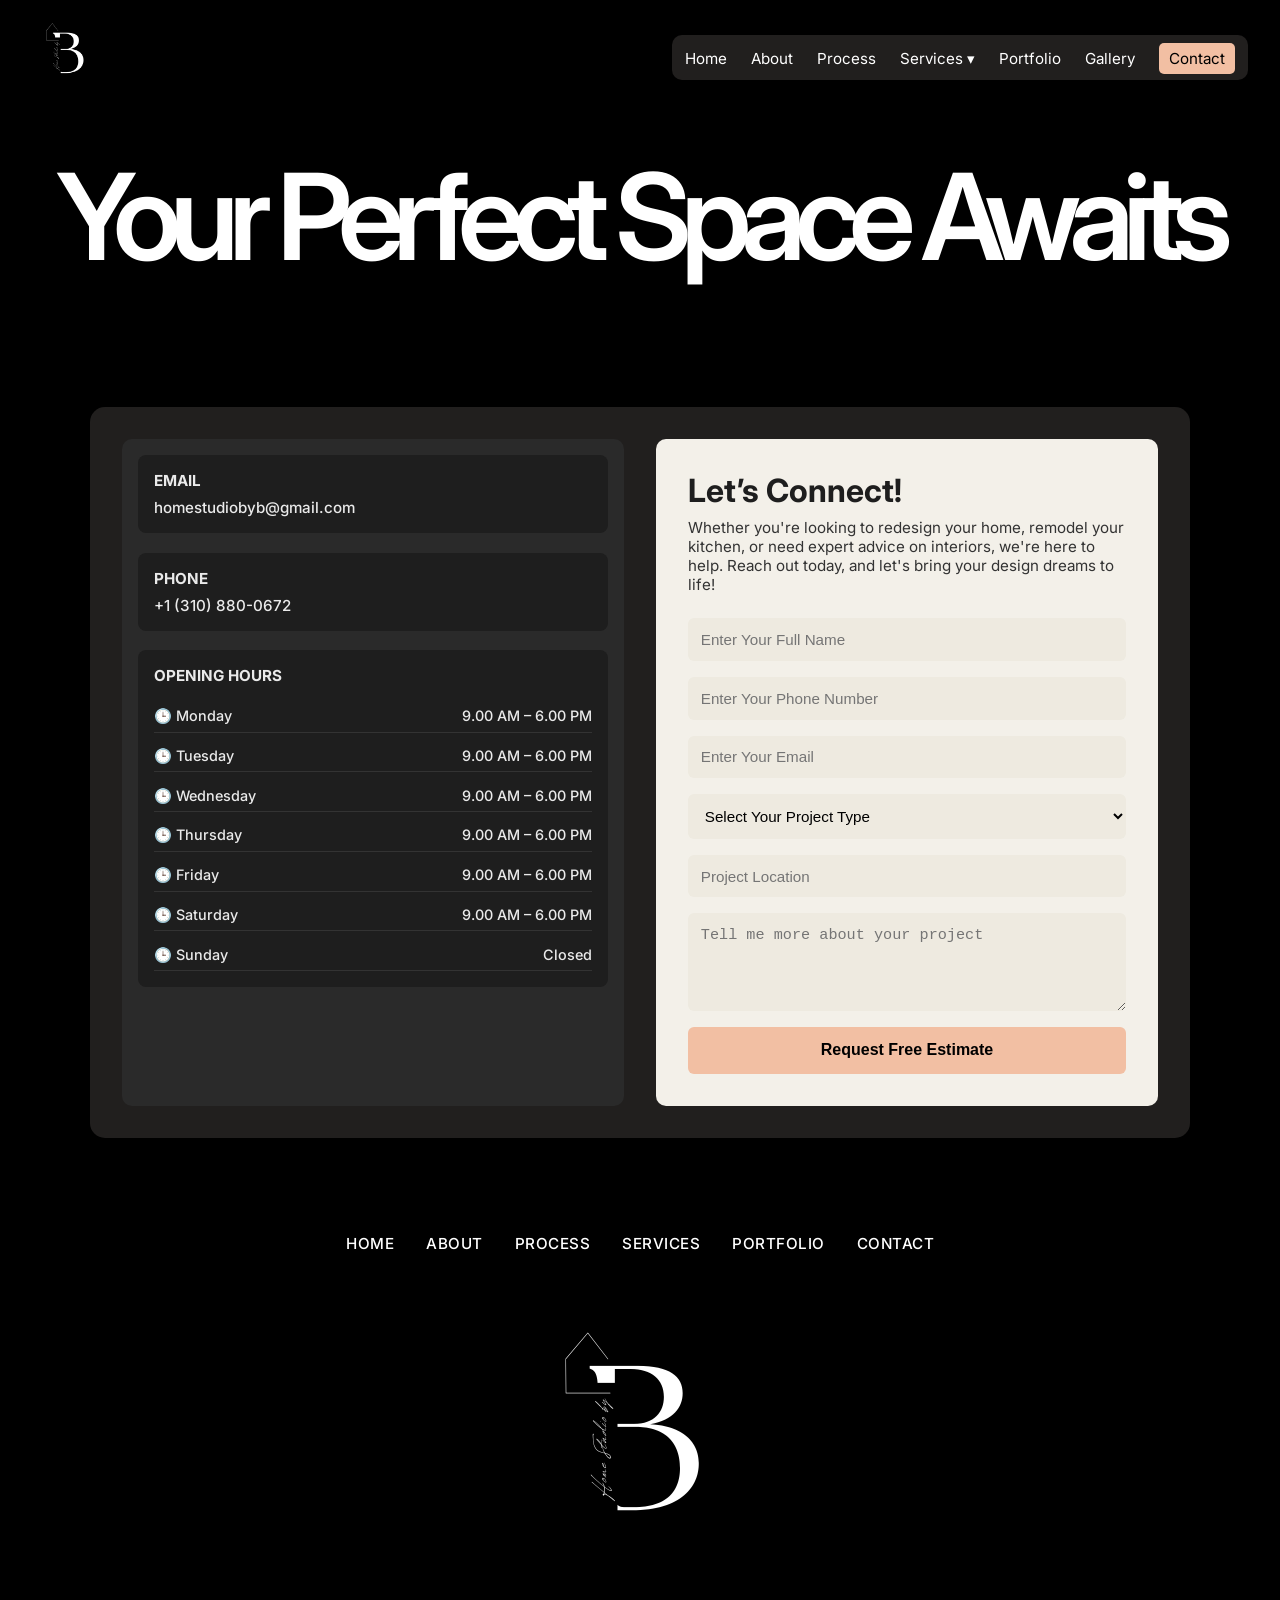
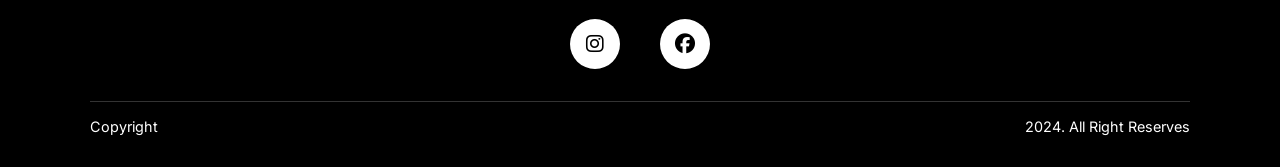
<file: contact.html>
<!DOCTYPE html>
<html lang="en">
<head>
  <meta charset="UTF-8" />
  <meta name="viewport" content="width=device-width, initial-scale=1.0"/>
  <title>Contact | Home Studio by B</title>
  <link href="https://fonts.googleapis.com/css2?family=Inter:wght@400;600;700&display=swap" rel="stylesheet">
  <link rel="stylesheet" href="https://cdnjs.cloudflare.com/ajax/libs/font-awesome/6.5.0/css/all.min.css">
<link rel="stylesheet" href="./style.css">

  
  
</head>
<body>

  <header class="navbar">
    <div class="logo">
      <img src="./fologo.png" alt="Logo">
    </div>
  
    <div class="hamburger" id="hamburger">
      <span></span>
      <span></span>
      <span></span>
    </div>
  
    <ul class="nav-links" id="navMenu">
      <li><a href="./index.html">Home</a></li>
      <li><a href="./about.html">About</a></li>
      <li><a href="./process.html">Process</a></li>
  
      <!-- Services dropdown -->
      <li class="dropdown">
        <a href="./services1.html">Services ▾</a>
        <ul class="dropdown-menu">
          <li><a href="./services1.html">Design Consultation</a></li>
          <li><a href="./services2.html">Design and Build</a></li>
          <li><a href="./services3.html">Interior Decoration and Room Refresh</a></li>
        </ul>
      </li>
  
      <li><a href="./projects.html">Portfolio</a></li>
      <li><a href="./gallery.html">Gallery</a></li>
      <li><a href="./contact.html">Contact</a></li>
    </ul>
  </header>
  

  <section class="projects-page">
    <h1>Your Perfect Space Awaits</h1>
  </section>


<section class="contact-container">
    <div class="contact-info">
      <div class="info-box"><strong>EMAIL</strong><span>homestudiobyb@gmail.com</span></div>
      <div class="info-box"><strong>PHONE</strong><span>+1 (310) 880-0672</span></div>
      <div class="info-box hours">
        <strong>OPENING HOURS</strong>
        <ul>
          <li><span>🕒 Monday</span><span>9.00 AM – 6.00 PM</span></li>
          <li><span>🕒 Tuesday</span><span>9.00 AM – 6.00 PM</span></li>
          <li><span>🕒 Wednesday</span><span>9.00 AM – 6.00 PM</span></li>
          <li><span>🕒 Thursday</span><span>9.00 AM – 6.00 PM</span></li>
          <li><span>🕒 Friday</span><span>9.00 AM – 6.00 PM</span></li>
          <li><span>🕒 Saturday</span><span>9.00 AM – 6.00 PM</span></li>
          <li><span>🕒 Sunday</span><span>Closed</span></li>
        </ul>
      </div>
    </div>
    
    <div class="contact-form">
      <h2>Let’s Connect!</h2>
      <p>Whether you're looking to redesign your home, remodel your kitchen, or need expert advice on interiors, we're here to help. Reach out today, and let's bring your design dreams to life!</p>
      
      <form>
        <div class="row">
          <input type="text" placeholder="Enter Your Full Name" required>
          <input type="tel" placeholder="Enter Your Phone Number" required>
        </div>
        <input type="email" placeholder="Enter Your Email" required>
        <select required>
          <option disabled selected>Select Your Project Type</option>
          <option>Interior Design</option>
          <option>Kitchen Remodel</option>
          <option>Full Home Revamp</option>
        </select>
        <input type="text" placeholder="Project Location" required>
        <textarea rows="4" placeholder="Tell me more about your project"></textarea>
        <button type="submit">Request Free Estimate</button>
      </form>
    </div>
    </section>
    <!-- footer -->
    <footer class="site-footer">
    <nav class="footer-nav">
      <a href="./index.html">HOME</a>
      <a href="./about.html">ABOUT</a>
      <a href="./process.html">PROCESS</a>
      <a href="./services1.html">SERVICES</a>
      <a href="./gallery.html">PORTFOLIO</a>
      <a href="./contact.html">CONTACT</a>
    </nav>
    
    <div class="footer-logo">
      <img src="./fologo.png" alt="Home Studio by B" />
    </div>
    
    
    <div class="social-icons">
      <a href="https://www.instagram.com/homestudiobyb?igsh=MWhmaG5pa3R3bHUybQ%3D%3D&utm_source=qr" target="_blank"><i class="fa-brands fa-instagram"></i></a>
      <a href="https://www.facebook.com/profile.php?id=100093190297644&mibextid=LQQJ4d" target="_blank"><i class="fa-brands fa-facebook"></i></a>
    </div>
    
    <div class="footer-bottom">
      <span>Copyright</span>
      <span>2024. All Right Reserves</span>
    </div>
    </footer>

  
  
<script src="./script.js"></script>
</body>
</html>
</file>
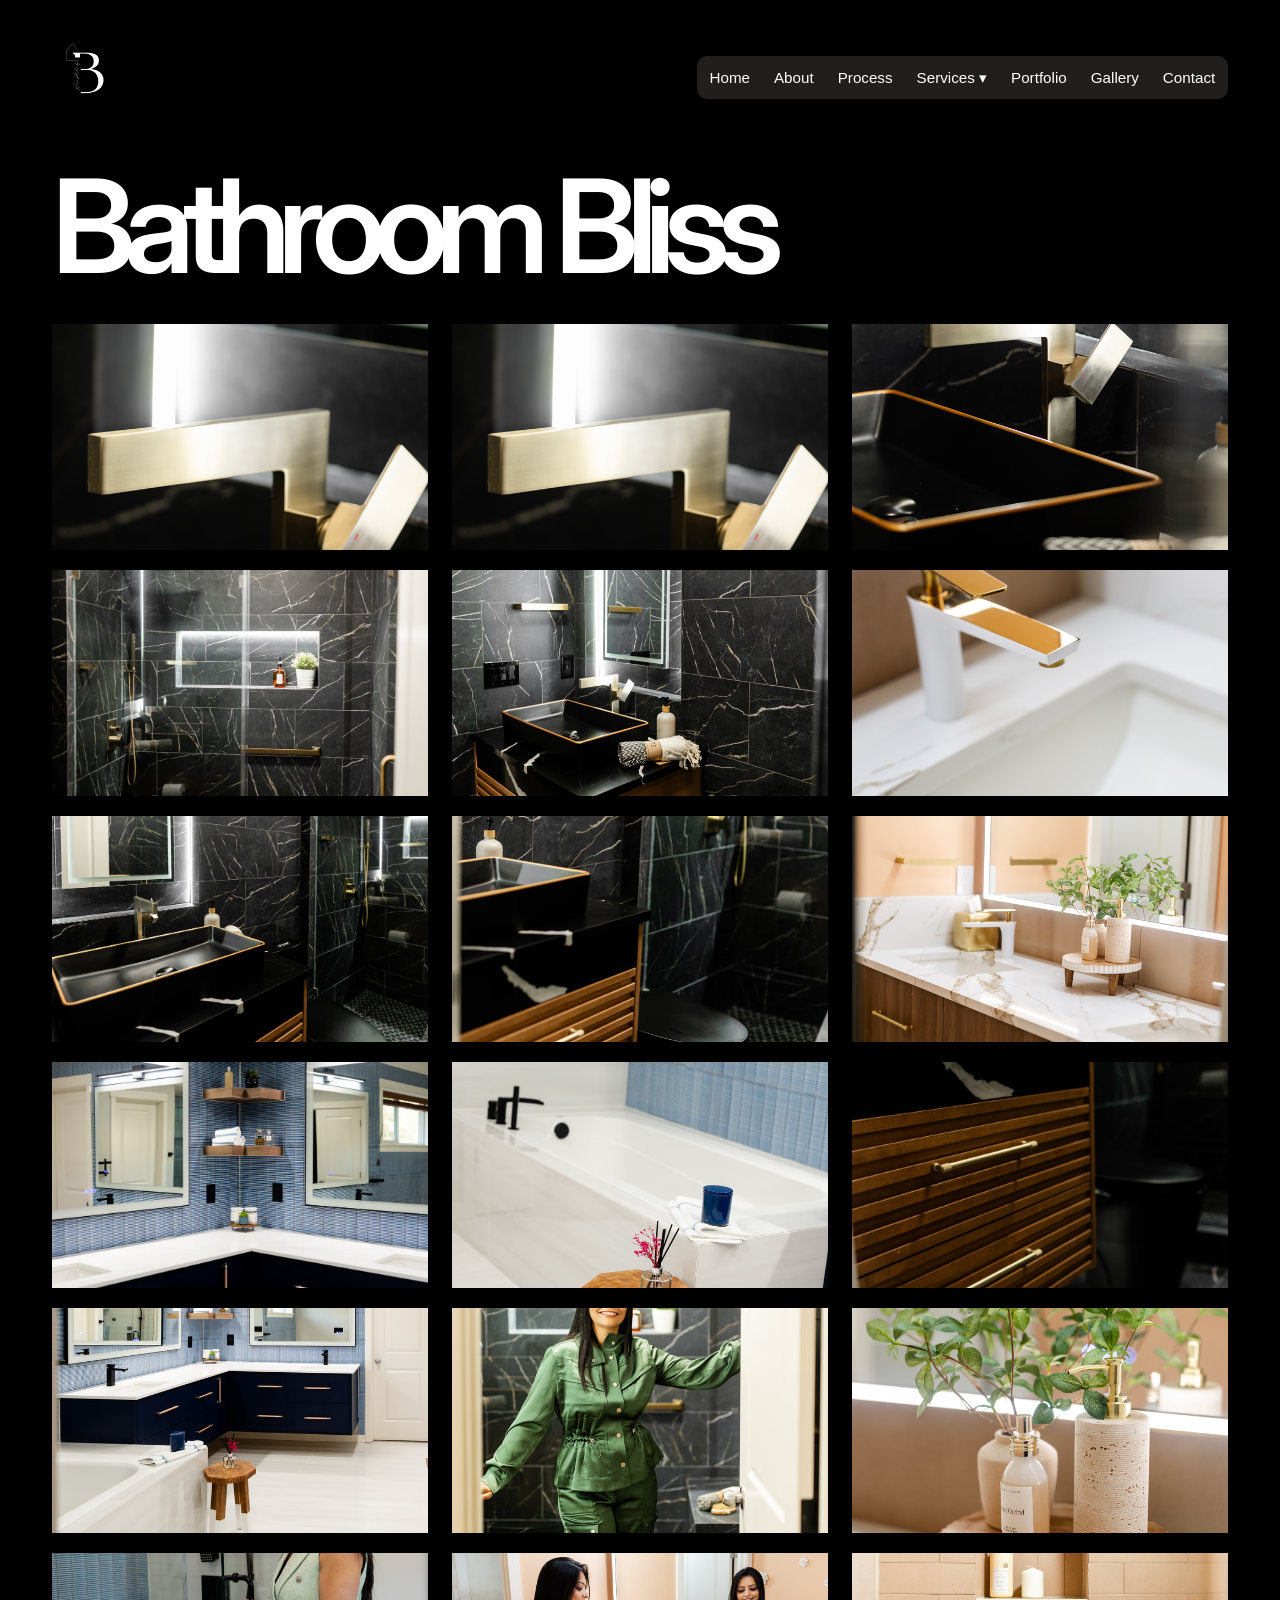
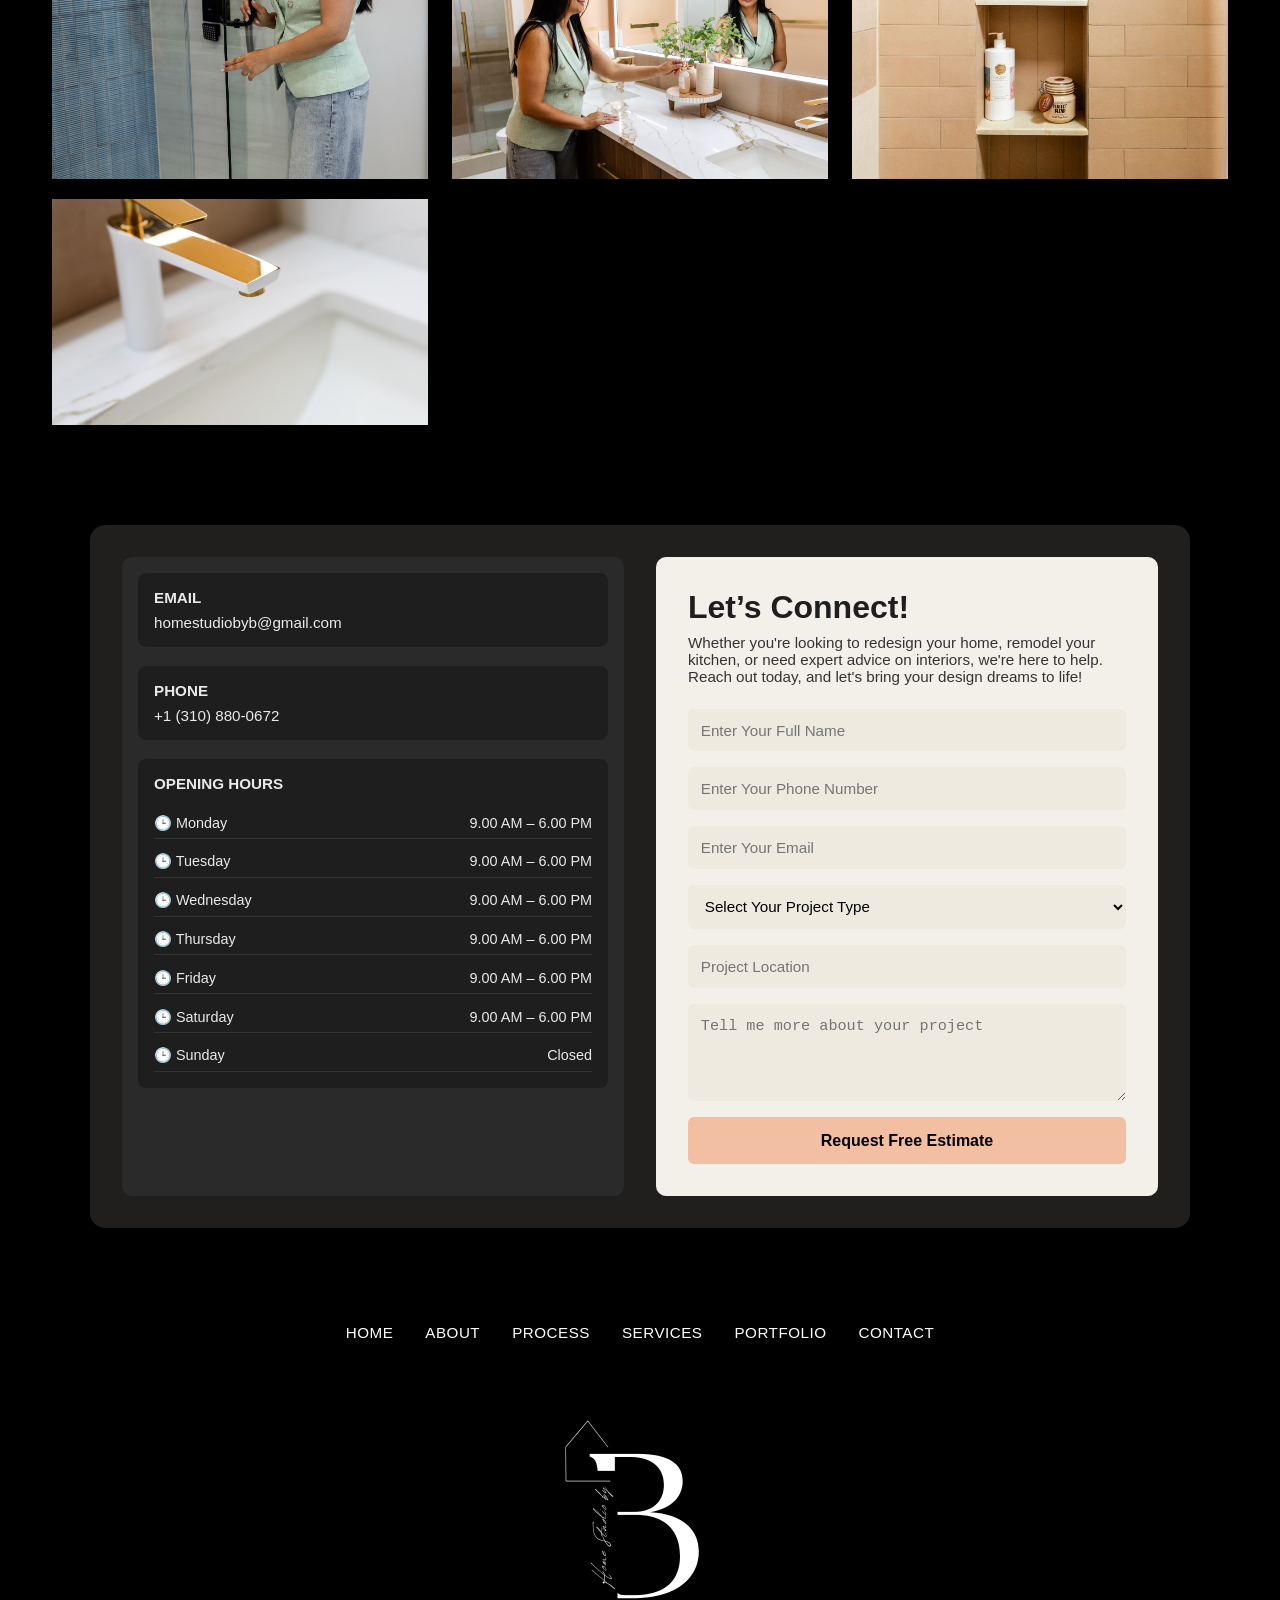
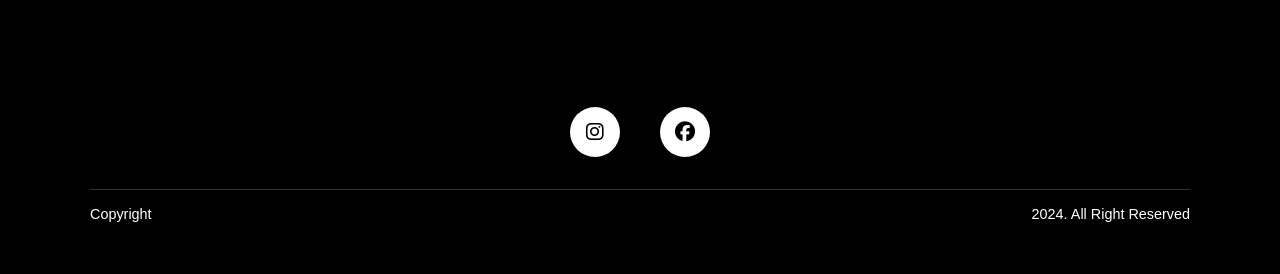
<file: gallery1.html>
<!DOCTYPE html>
<html lang="en">
<head>
  <meta charset="UTF-8" />
  <meta name="viewport" content="width=device-width, initial-scale=1.0"/>
  <title>Contact | Home Studio by B</title>
  <link href="https://fonts.googleapis.com/css2?family=Inter:wght@400;600;700&display=swap" rel="stylesheet">
  <link rel="stylesheet" href="https://cdnjs.cloudflare.com/ajax/libs/font-awesome/6.5.0/css/all.min.css">
  <link rel="stylesheet" href="./style.css">
  <script src="https://code.jquery.com/jquery-3.6.0.min.js"></script>

  <style>
    * {
      box-sizing: border-box;
    }

    body {
      font-family: Arial, sans-serif;
      margin: 20px;
    }

    #gallery {
      list-style: none;
      display: flex;
      flex-wrap: wrap;
      justify-content: space-between;
      margin: 0;
      padding: 0;
    }

    .lightboximg {
      width: 32%;
      margin-bottom: 20px;
      display: flex;
    }

    .lightboximg a {
      width: 100%;
      height: 0;
      padding-top: 60%;
      background-position: center;
      background-repeat: no-repeat;
      background-size: cover;
      display: block;
    }

    .noverlay {
      position: fixed;
      top: 0; bottom: 0; left: 0; right: 0;
      z-index: 1000;
      background: rgba(0, 0, 0, 0.75);
    }

    .noverlay .content {
      position: fixed;
      top: 0;
      left: 0;
      width: 100vw;
      height: 100vh;
      display: flex;
      justify-content: center;
      align-items: center;
      pointer-events: none;
    }

    .noverlay .content img {
      max-width: 90vw;
      max-height: 90vh;
      border-radius: 10px;
      pointer-events: auto;
    }

    .noverlay button {
      position: absolute;
      border: 0;
      background: #fff;
      font-size: 20px;
      padding: 10px;
      cursor: pointer;
      z-index: 1001;
    }

    #close {
      top: 10px;
      right: 10px;
    }

    .lightnav {
      top: 50%;
      transform: translateY(-50%);
    }

    .prev {
      left: 10px;
    }

    .next {
      right: 10px;
    }

    @media (max-width: 768px) {
      .lightboximg {
        width: 100%;
      }
    }
  </style>
</head>

<body>

  <!-- Header -->
  <header class="navbar">
    <div class="logo">
      <img src="./fologo.png" alt="Logo">
    </div>

    <div class="hamburger" id="hamburger">
      <span></span><span></span><span></span>
    </div>

    <ul class="nav-links" id="navMenu">
      <li><a href="./index.html">Home</a></li>
      <li><a href="./about.html">About</a></li>
      <li><a href="./process.html">Process</a></li>
      <li class="dropdown">
        <a href="./services1.html">Services ▾</a>
        <ul class="dropdown-menu">
          <li><a href="./services1.html">Design Consultation</a></li>
          <li><a href="./services2.html">Design and Build</a></li>
          <li><a href="./services3.html">Interior Decoration and Room Refresh</a></li>
        </ul>
      </li>
      <li><a href="./projects.html">Portfolio</a></li>
      <li><a href="./gallery.html">Gallery</a></li>
      <li><a href="./contact.html">Contact</a></li>
    </ul>
  </header>

  <!-- Gallery -->
  <section>
    <section class="gshowcase-section">
        <h2>Bathroom Bliss
        </h2>
    <ul id="gallery">
      <li class="lightboximg">
        <a href="./images/g1.avif" style="background-image:url('./images/g1.avif')"></a>
      </li>
      <li class="lightboximg">
        <a href="./images/g2.avif" style="background-image:url('./images/g2.avif')"></a>
      </li>
      <li class="lightboximg">
        <a href="./images/g3.avif" style="background-image:url('./images/g3.avif')"></a>
      </li>
      <li class="lightboximg">
        <a href="./images/g4.avif" style="background-image:url('./images/g4.avif')"></a>
      </li>
      
        <li class="lightboximg">
          <a href="./images/g5.avif" style="background-image:url('./images/g5.avif')"></a>
        </li>
        <li class="lightboximg">
          <a href="./images/g6.avif" style="background-image:url('./images/g6.avif')"></a>
        </li>
        <li class="lightboximg">
          <a href="./images/g7.avif" style="background-image:url('./images/g7.avif')"></a>
        </li>
        <li class="lightboximg">
          <a href="./images/g8.avif" style="background-image:url('./images/g8.avif')"></a>
        </li>
        <li class="lightboximg">
          <a href="./images/g9.avif" style="background-image:url('./images/g9.avif')"></a>
        </li>
        <li class="lightboximg">
          <a href="./images/g10.avif" style="background-image:url('./images/g10.avif')"></a>
        </li>
        <li class="lightboximg">
          <a href="./images/g11.avif" style="background-image:url('./images/g11.avif')"></a>
        </li>
       
        <li class="lightboximg">
          <a href="./images/g13.avif" style="background-image:url('./images/g13.avif')"></a>
        </li>
        <li class="lightboximg">
          <a href="./images/g14.avif" style="background-image:url('./images/g14.avif')"></a>
        </li>
        <li class="lightboximg">
          <a href="./images/g15.avif" style="background-image:url('./images/g15.avif')"></a>
        </li>
       
        <li class="lightboximg">
          <a href="./images/g17.avif" style="background-image:url('./images/g17.avif')"></a>
        </li>
        <li class="lightboximg">
          <a href="./images/g18.avif" style="background-image:url('./images/g18.avif')"></a>
        </li>
        <li class="lightboximg">
          <a href="./images/g19.avif" style="background-image:url('./images/g19.avif')"></a>
        </li>
        <li class="lightboximg">
          <a href="./images/g20.avif" style="background-image:url('./images/g20.avif')"></a>
        </li>
        <li class="lightboximg">
          <a href="./images/g21.avif" style="background-image:url('./images/g21.avif')"></a>
        </li>
    
      
    </ul>
  </section>
  </section>


  <!-- Contact Section -->
  <section class="contact-container">
    <div class="contact-info">
      <div class="info-box"><strong>EMAIL</strong><span>homestudiobyb@gmail.com</span></div>
      <div class="info-box"><strong>PHONE</strong><span>+1 (310) 880-0672</span></div>
      <div class="info-box hours">
        <strong>OPENING HOURS</strong>
        <ul>
          <li><span>🕒 Monday</span><span>9.00 AM – 6.00 PM</span></li>
          <li><span>🕒 Tuesday</span><span>9.00 AM – 6.00 PM</span></li>
          <li><span>🕒 Wednesday</span><span>9.00 AM – 6.00 PM</span></li>
          <li><span>🕒 Thursday</span><span>9.00 AM – 6.00 PM</span></li>
          <li><span>🕒 Friday</span><span>9.00 AM – 6.00 PM</span></li>
          <li><span>🕒 Saturday</span><span>9.00 AM – 6.00 PM</span></li>
          <li><span>🕒 Sunday</span><span>Closed</span></li>
        </ul>
      </div>
    </div>

    <div class="contact-form">
      <h2>Let’s Connect!</h2>
      <p>Whether you're looking to redesign your home, remodel your kitchen, or need expert advice on interiors, we're here to help. Reach out today, and let's bring your design dreams to life!</p>
      <form>
        <div class="row">
          <input type="text" placeholder="Enter Your Full Name" required>
          <input type="tel" placeholder="Enter Your Phone Number" required>
        </div>
        <input type="email" placeholder="Enter Your Email" required>
        <select required>
          <option disabled selected>Select Your Project Type</option>
          <option>Interior Design</option>
          <option>Kitchen Remodel</option>
          <option>Full Home Revamp</option>
        </select>
        <input type="text" placeholder="Project Location" required>
        <textarea rows="4" placeholder="Tell me more about your project"></textarea>
        <button type="submit">Request Free Estimate</button>
      </form>
    </div>
  </section>

  <!-- Footer -->
  <footer class="site-footer">
    <nav class="footer-nav">
      <a href="./index.html">HOME</a>
      <a href="./about.html">ABOUT</a>
      <a href="./process.html">PROCESS</a>
      <a href="./services1.html">SERVICES</a>
      <a href="./gallery.html">PORTFOLIO</a>
      <a href="./contact.html">CONTACT</a>
    </nav>

    <div class="footer-logo">
      <img src="./fologo.png" alt="Home Studio by B" />
    </div>

    <div class="social-icons">
      <a href="https://www.instagram.com/homestudiobyb" target="_blank"><i class="fa-brands fa-instagram"></i></a>
      <a href="https://www.facebook.com/profile.php?id=100093190297644" target="_blank"><i class="fa-brands fa-facebook"></i></a>
    </div>

    <div class="footer-bottom">
      <span>Copyright</span>
      <span>2024. All Right Reserved</span>
    </div>
  </footer>

  <!-- Lightbox Script -->
  <script>
    $(document).on('click', '.lightboximg a', function (e) {
      e.preventDefault();
      var src = $(this).prop('href');
      $('#gallery li').removeClass('active');
      $(this).parent().addClass('active');
      $('body').append(
        '<div class="noverlay">' +
          '<button id="close">X</button>' +
          '<button class="lightnav prev">«</button>' +
          '<button class="lightnav next">»</button>' +
          '<div class="content"><img src="' + src + '"></div>' +
        '</div>'
      );
    });

    $(document).on('click', '#close', function () {
      $('.noverlay').remove();
      $('#gallery .active').removeClass('active');
    });

    $(document).on('click', '.lightnav', function () {
      var current = $('#gallery .active');
      var next;
      if ($(this).hasClass('next')) {
        next = current.next().length ? current.next() : $('#gallery li').first();
      } else {
        next = current.prev().length ? current.prev() : $('#gallery li').last();
      }
      $('#gallery li').removeClass('active');
      next.addClass('active');
      var newSrc = next.find('a').prop('href');
      $('.noverlay .content img').attr('src', newSrc);
    });
  </script>

  <script src="./script.js"></script>
</body>
</html>
</file>
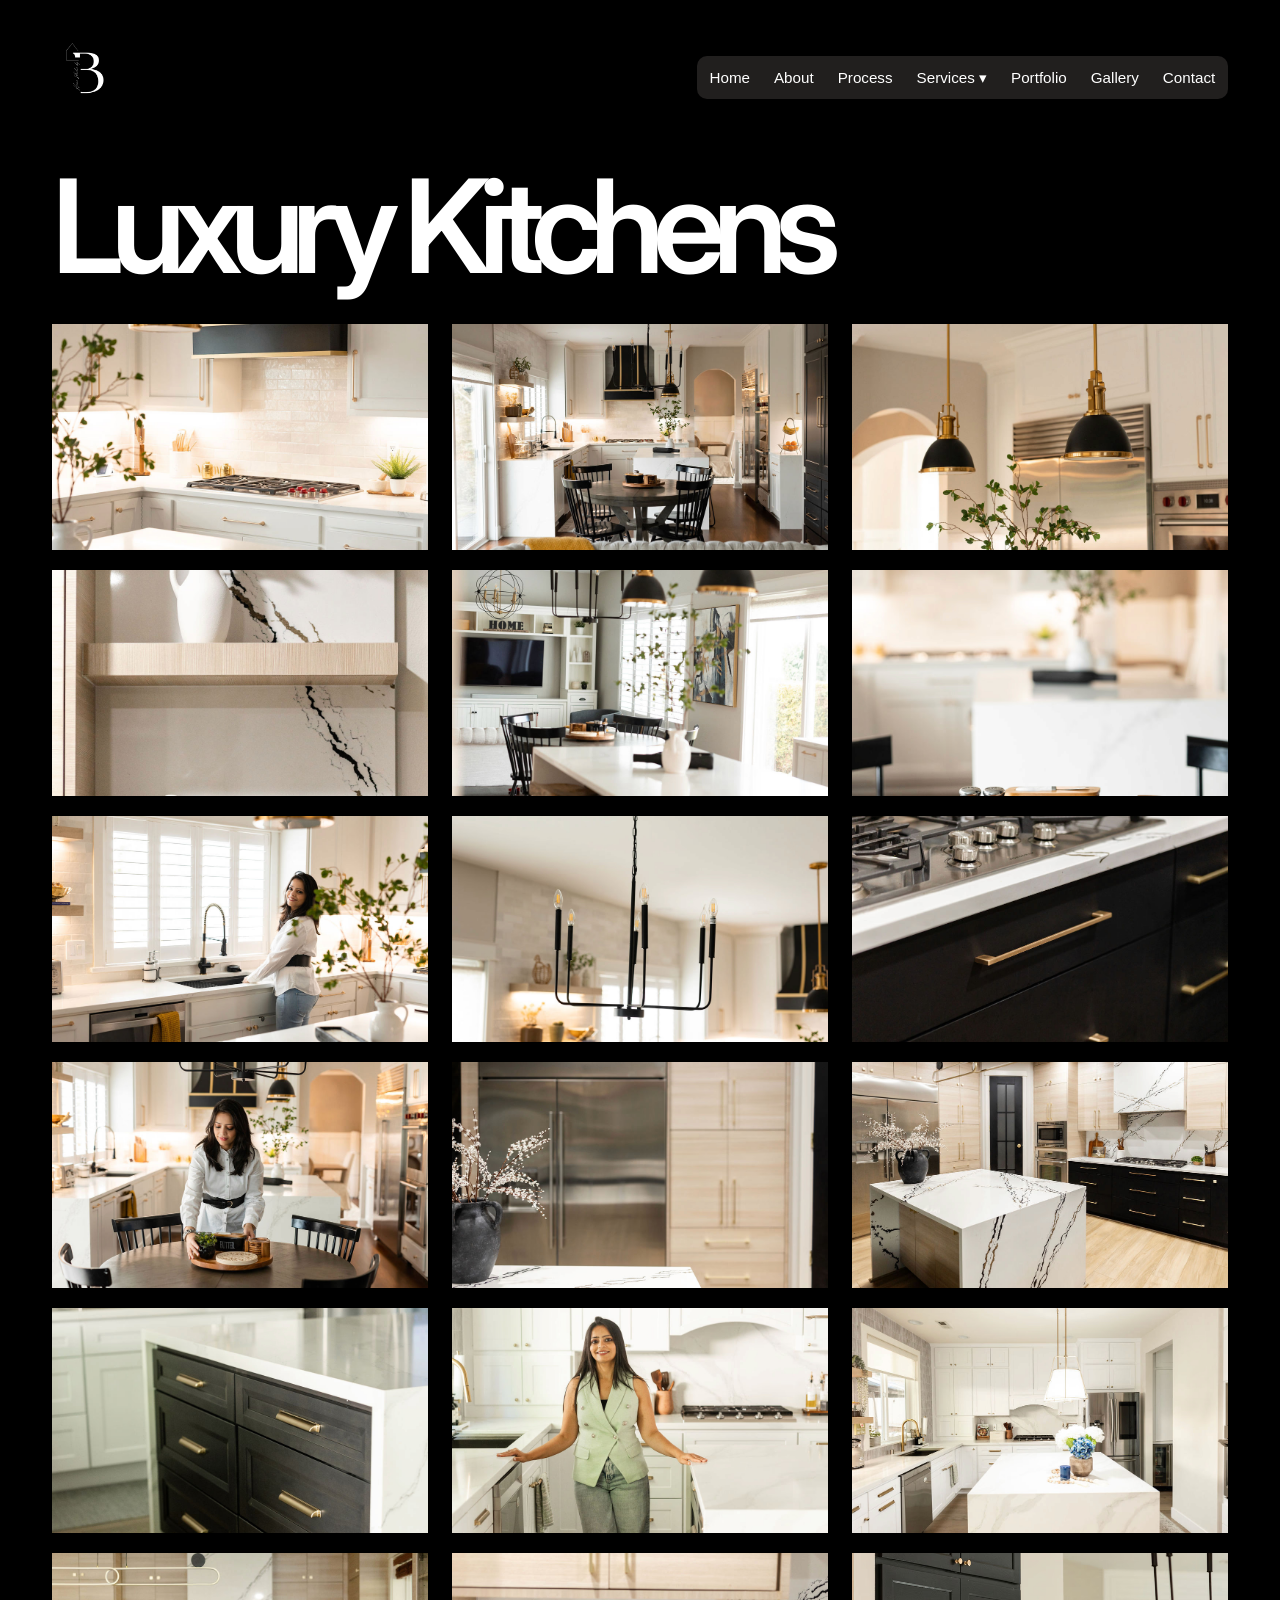
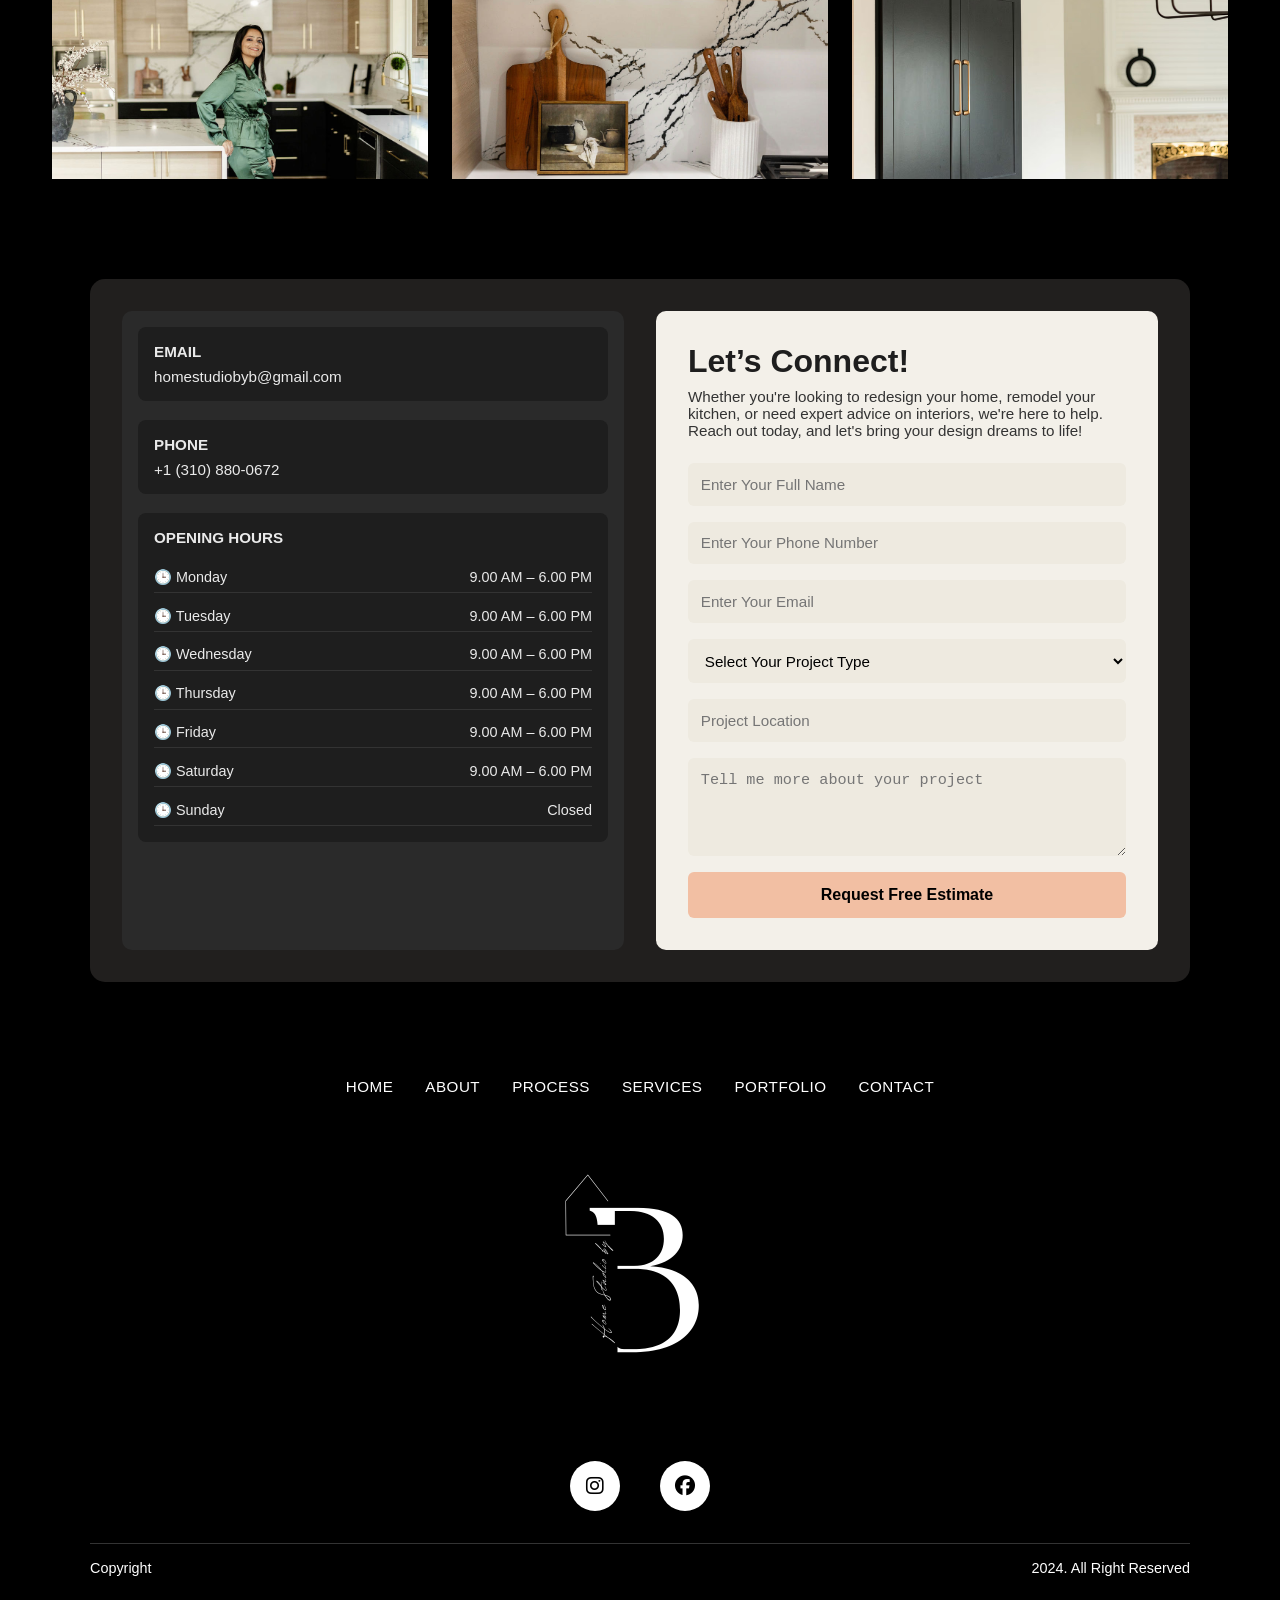
<file: gallery2.html>
<!DOCTYPE html>
<html lang="en">
<head>
  <meta charset="UTF-8" />
  <meta name="viewport" content="width=device-width, initial-scale=1.0"/>
  <title>Contact | Home Studio by B</title>
  <link href="https://fonts.googleapis.com/css2?family=Inter:wght@400;600;700&display=swap" rel="stylesheet">
  <link rel="stylesheet" href="https://cdnjs.cloudflare.com/ajax/libs/font-awesome/6.5.0/css/all.min.css">
  <link rel="stylesheet" href="./style.css">
  <script src="https://code.jquery.com/jquery-3.6.0.min.js"></script>

  <style>
    * {
      box-sizing: border-box;
    }

    body {
      font-family: Arial, sans-serif;
      margin: 20px;
    }

    #gallery {
      list-style: none;
      display: flex;
      flex-wrap: wrap;
      justify-content: space-between;
      margin: 0;
      padding: 0;
    }

    .lightboximg {
      width: 32%;
      margin-bottom: 20px;
      display: flex;
    }

    .lightboximg a {
      width: 100%;
      height: 0;
      padding-top: 60%;
      background-position: center;
      background-repeat: no-repeat;
      background-size: cover;
      display: block;
    }

    .noverlay {
      position: fixed;
      top: 0; bottom: 0; left: 0; right: 0;
      z-index: 1000;
      background: rgba(0, 0, 0, 0.75);
    }

    .noverlay .content {
      position: fixed;
      top: 0;
      left: 0;
      width: 100vw;
      height: 100vh;
      display: flex;
      justify-content: center;
      align-items: center;
      pointer-events: none;
    }

    .noverlay .content img {
      max-width: 90vw;
      max-height: 90vh;
      border-radius: 10px;
      pointer-events: auto;
    }

    .noverlay button {
      position: absolute;
      border: 0;
      background: #fff;
      font-size: 20px;
      padding: 10px;
      cursor: pointer;
      z-index: 1001;
    }

    #close {
      top: 10px;
      right: 10px;
    }

    .lightnav {
      top: 50%;
      transform: translateY(-50%);
    }

    .prev {
      left: 10px;
    }

    .next {
      right: 10px;
    }

    @media (max-width: 768px) {
      .lightboximg {
        width: 100%;
      }
    }
  </style>
</head>

<body>

  <!-- Header -->
  <header class="navbar">
    <div class="logo">
      <img src="./fologo.png" alt="Logo">
    </div>

    <div class="hamburger" id="hamburger">
      <span></span><span></span><span></span>
    </div>

    <ul class="nav-links" id="navMenu">
      <li><a href="./index.html">Home</a></li>
      <li><a href="./about.html">About</a></li>
      <li><a href="./process.html">Process</a></li>
      <li class="dropdown">
        <a href="./services1.html">Services ▾</a>
        <ul class="dropdown-menu">
          <li><a href="./services1.html">Design Consultation</a></li>
          <li><a href="./services2.html">Design and Build</a></li>
          <li><a href="./services3.html">Interior Decoration and Room Refresh</a></li>
        </ul>
      </li>
      <li><a href="./projects.html">Portfolio</a></li>
      <li><a href="./gallery.html">Gallery</a></li>
      <li><a href="./contact.html">Contact</a></li>
    </ul>
  </header>

  <!-- Gallery -->
  <section>
    <section class="gshowcase-section">
        <h2>Luxury Kitchens

        </h2>
        <ul id="gallery">
            <li class="lightboximg">
              <a href="./images/k1.avif" style="background-image:url('./images/k1.avif')"></a>
            </li>
            <li class="lightboximg">
              <a href="./images/k2.avif" style="background-image:url('./images/k2.avif')"></a>
            </li>
            <li class="lightboximg">
              <a href="./images/k3.avif" style="background-image:url('./images/k3.avif')"></a>
            </li>
            <li class="lightboximg">
              <a href="./images/k4.avif" style="background-image:url('./images/k4.avif')"></a>
            </li>
            <li class="lightboximg">
              <a href="./images/k5.avif" style="background-image:url('./images/k5.avif')"></a>
            </li>
            <li class="lightboximg">
              <a href="./images/k6.avif" style="background-image:url('./images/k6.avif')"></a>
            </li>
            <li class="lightboximg">
              <a href="./images/k7.avif" style="background-image:url('./images/k7.avif')"></a>
            </li>
            <li class="lightboximg">
              <a href="./images/k8.avif" style="background-image:url('./images/k8.avif')"></a>
            </li>
            <li class="lightboximg">
              <a href="./images/k9.avif" style="background-image:url('./images/k9.avif')"></a>
            </li>
            <li class="lightboximg">
              <a href="./images/k10.avif" style="background-image:url('./images/k10.avif')"></a>
            </li>
            <li class="lightboximg">
              <a href="./images/k11.avif" style="background-image:url('./images/k11.avif')"></a>
            </li>
            <li class="lightboximg">
              <a href="./images/k12.avif" style="background-image:url('./images/k12.avif')"></a>
            </li>
            <li class="lightboximg">
              <a href="./images/k13.avif" style="background-image:url('./images/k13.avif')"></a>
            </li>
            <li class="lightboximg">
              <a href="./images/k14.avif" style="background-image:url('./images/k14.avif')"></a>
            </li>
           
           
            <li class="lightboximg">
              <a href="./images/k18.avif" style="background-image:url('./images/k18.avif')"></a>
            </li>
            <li class="lightboximg">
              <a href="./images/k19.avif" style="background-image:url('./images/k19.avif')"></a>
            </li>
            <li class="lightboximg">
              <a href="./images/k20.avif" style="background-image:url('./images/k20.avif')"></a>
            </li>
            <li class="lightboximg">
              <a href="./images/k21.avif" style="background-image:url('./images/k21.avif')"></a>
            </li>
          </ul>
          
  </section>
  </section>


  <!-- Contact Section -->
  <section class="contact-container">
    <div class="contact-info">
      <div class="info-box"><strong>EMAIL</strong><span>homestudiobyb@gmail.com</span></div>
      <div class="info-box"><strong>PHONE</strong><span>+1 (310) 880-0672</span></div>
      <div class="info-box hours">
        <strong>OPENING HOURS</strong>
        <ul>
          <li><span>🕒 Monday</span><span>9.00 AM – 6.00 PM</span></li>
          <li><span>🕒 Tuesday</span><span>9.00 AM – 6.00 PM</span></li>
          <li><span>🕒 Wednesday</span><span>9.00 AM – 6.00 PM</span></li>
          <li><span>🕒 Thursday</span><span>9.00 AM – 6.00 PM</span></li>
          <li><span>🕒 Friday</span><span>9.00 AM – 6.00 PM</span></li>
          <li><span>🕒 Saturday</span><span>9.00 AM – 6.00 PM</span></li>
          <li><span>🕒 Sunday</span><span>Closed</span></li>
        </ul>
      </div>
    </div>

    <div class="contact-form">
      <h2>Let’s Connect!</h2>
      <p>Whether you're looking to redesign your home, remodel your kitchen, or need expert advice on interiors, we're here to help. Reach out today, and let's bring your design dreams to life!</p>
      <form>
        <div class="row">
          <input type="text" placeholder="Enter Your Full Name" required>
          <input type="tel" placeholder="Enter Your Phone Number" required>
        </div>
        <input type="email" placeholder="Enter Your Email" required>
        <select required>
          <option disabled selected>Select Your Project Type</option>
          <option>Interior Design</option>
          <option>Kitchen Remodel</option>
          <option>Full Home Revamp</option>
        </select>
        <input type="text" placeholder="Project Location" required>
        <textarea rows="4" placeholder="Tell me more about your project"></textarea>
        <button type="submit">Request Free Estimate</button>
      </form>
    </div>
  </section>

  <!-- Footer -->
  <footer class="site-footer">
    <nav class="footer-nav">
      <a href="./index.html">HOME</a>
      <a href="./about.html">ABOUT</a>
      <a href="./process.html">PROCESS</a>
      <a href="./services1.html">SERVICES</a>
      <a href="./gallery.html">PORTFOLIO</a>
      <a href="./contact.html">CONTACT</a>
    </nav>

    <div class="footer-logo">
      <img src="./fologo.png" alt="Home Studio by B" />
    </div>

    <div class="social-icons">
      <a href="https://www.instagram.com/homestudiobyb" target="_blank"><i class="fa-brands fa-instagram"></i></a>
      <a href="https://www.facebook.com/profile.php?id=100093190297644" target="_blank"><i class="fa-brands fa-facebook"></i></a>
    </div>

    <div class="footer-bottom">
      <span>Copyright</span>
      <span>2024. All Right Reserved</span>
    </div>
  </footer>

  <!-- Lightbox Script -->
  <script>
    $(document).on('click', '.lightboximg a', function (e) {
      e.preventDefault();
      var src = $(this).prop('href');
      $('#gallery li').removeClass('active');
      $(this).parent().addClass('active');
      $('body').append(
        '<div class="noverlay">' +
          '<button id="close">X</button>' +
          '<button class="lightnav prev">«</button>' +
          '<button class="lightnav next">»</button>' +
          '<div class="content"><img src="' + src + '"></div>' +
        '</div>'
      );
    });

    $(document).on('click', '#close', function () {
      $('.noverlay').remove();
      $('#gallery .active').removeClass('active');
    });

    $(document).on('click', '.lightnav', function () {
      var current = $('#gallery .active');
      var next;
      if ($(this).hasClass('next')) {
        next = current.next().length ? current.next() : $('#gallery li').first();
      } else {
        next = current.prev().length ? current.prev() : $('#gallery li').last();
      }
      $('#gallery li').removeClass('active');
      next.addClass('active');
      var newSrc = next.find('a').prop('href');
      $('.noverlay .content img').attr('src', newSrc);
    });
  </script>

  <script src="./script.js"></script>
</body>
</html>
</file>
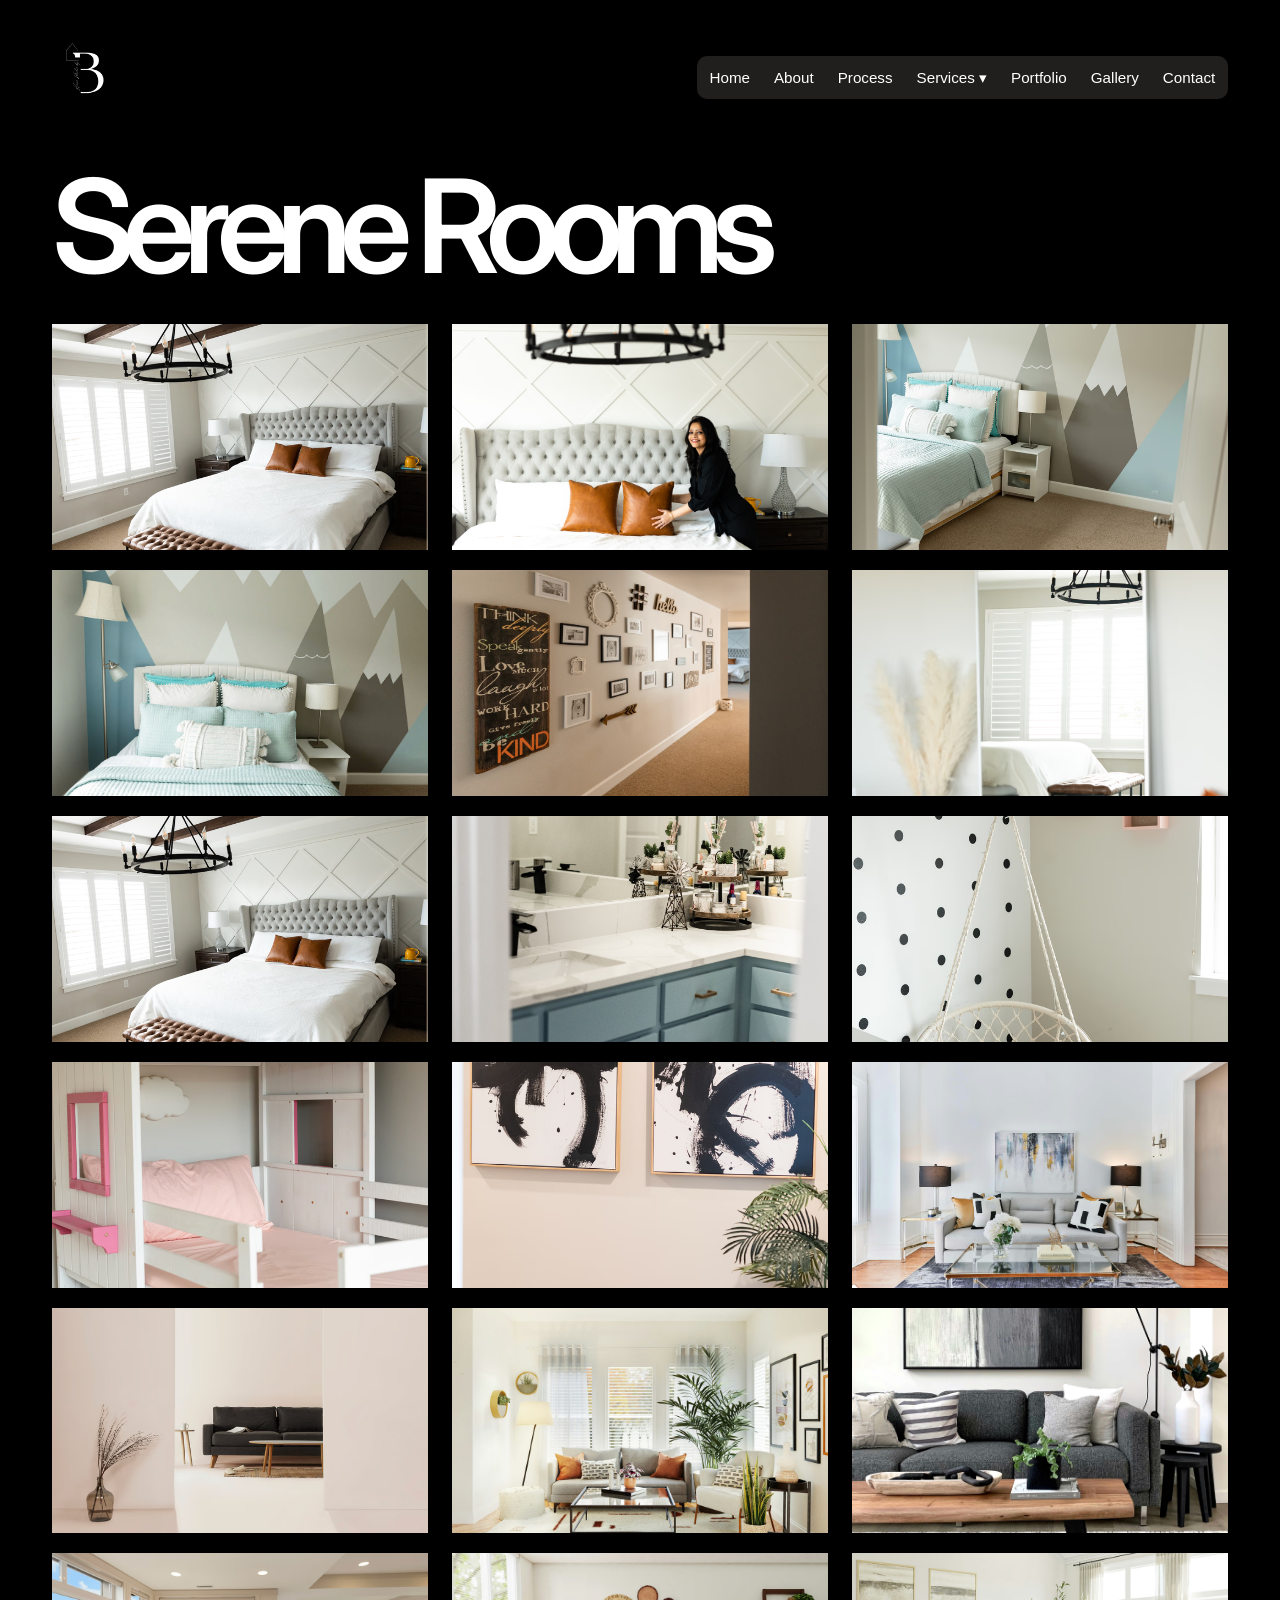
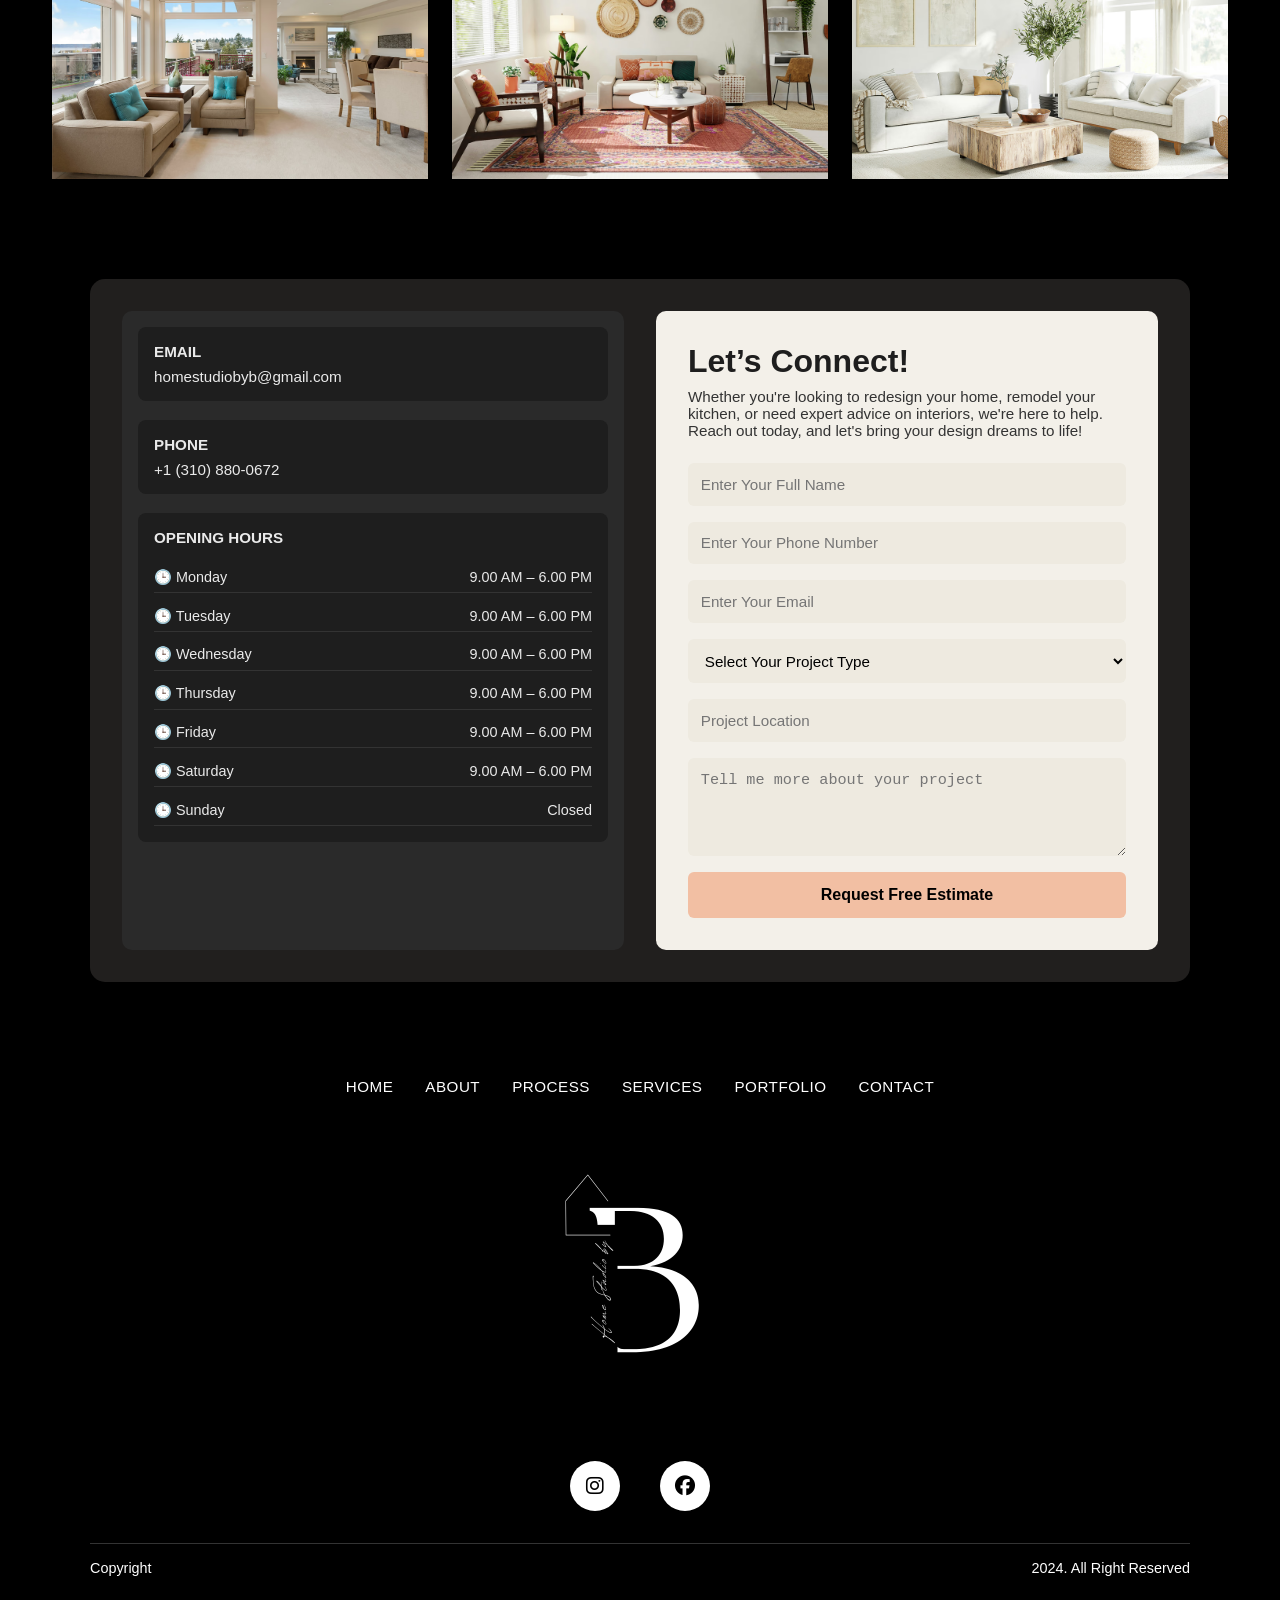
<file: gallery3.html>
<!DOCTYPE html>
<html lang="en">
<head>
  <meta charset="UTF-8" />
  <meta name="viewport" content="width=device-width, initial-scale=1.0"/>
  <title>Contact | Home Studio by B</title>
  <link href="https://fonts.googleapis.com/css2?family=Inter:wght@400;600;700&display=swap" rel="stylesheet">
  <link rel="stylesheet" href="https://cdnjs.cloudflare.com/ajax/libs/font-awesome/6.5.0/css/all.min.css">
  <link rel="stylesheet" href="./style.css">
  <script src="https://code.jquery.com/jquery-3.6.0.min.js"></script>

  <style>
    * {
      box-sizing: border-box;
    }

    body {
      font-family: Arial, sans-serif;
      margin: 20px;
    }

    #gallery {
      list-style: none;
      display: flex;
      flex-wrap: wrap;
      justify-content: space-between;
      margin: 0;
      padding: 0;
    }

    .lightboximg {
      width: 32%;
      margin-bottom: 20px;
      display: flex;
    }

    .lightboximg a {
      width: 100%;
      height: 0;
      padding-top: 60%;
      background-position: center;
      background-repeat: no-repeat;
      background-size: cover;
      display: block;
    }

    .noverlay {
      position: fixed;
      top: 0; bottom: 0; left: 0; right: 0;
      z-index: 1000;
      background: rgba(0, 0, 0, 0.75);
    }

    .noverlay .content {
      position: fixed;
      top: 0;
      left: 0;
      width: 100vw;
      height: 100vh;
      display: flex;
      justify-content: center;
      align-items: center;
      pointer-events: none;
    }

    .noverlay .content img {
      max-width: 90vw;
      max-height: 90vh;
      border-radius: 10px;
      pointer-events: auto;
    }

    .noverlay button {
      position: absolute;
      border: 0;
      background: #fff;
      font-size: 20px;
      padding: 10px;
      cursor: pointer;
      z-index: 1001;
    }

    #close {
      top: 10px;
      right: 10px;
    }

    .lightnav {
      top: 50%;
      transform: translateY(-50%);
    }

    .prev {
      left: 10px;
    }

    .next {
      right: 10px;
    }

    @media (max-width: 768px) {
      .lightboximg {
        width: 100%;
      }
    }
  </style>
</head>

<body>

  <!-- Header -->
  <header class="navbar">
    <div class="logo">
      <img src="./fologo.png" alt="Logo">
    </div>

    <div class="hamburger" id="hamburger">
      <span></span><span></span><span></span>
    </div>

    <ul class="nav-links" id="navMenu">
      <li><a href="./index.html">Home</a></li>
      <li><a href="./about.html">About</a></li>
      <li><a href="./process.html">Process</a></li>
      <li class="dropdown">
        <a href="./services1.html">Services ▾</a>
        <ul class="dropdown-menu">
          <li><a href="./services1.html">Design Consultation</a></li>
          <li><a href="./services2.html">Design and Build</a></li>
          <li><a href="./services3.html">Interior Decoration and Room Refresh</a></li>
        </ul>
      </li>
      <li><a href="./projects.html">Portfolio</a></li>
      <li><a href="./gallery.html">Gallery</a></li>
      <li><a href="./contact.html">Contact</a></li>
    </ul>
  </header>

  <!-- Gallery -->
  <section>
    <section class="gshowcase-section">
        <h2>
            Serene Rooms


        </h2>
        <ul id="gallery">
            <li class="lightboximg">
              <a href="./images/s1.avif" style="background-image:url('./images/s1.avif')"></a>
            </li>
            <li class="lightboximg">
              <a href="./images/s2.avif" style="background-image:url('./images/s2.avif')"></a>
            </li>
            <li class="lightboximg">
              <a href="./images/s3.avif" style="background-image:url('./images/s3.avif')"></a>
            </li>
            <li class="lightboximg">
              <a href="./images/s4.avif" style="background-image:url('./images/s4.avif')"></a>
            </li>
            <li class="lightboximg">
              <a href="./images/s5.avif" style="background-image:url('./images/s5.avif')"></a>
            </li>
            <li class="lightboximg">
              <a href="./images/s6.avif" style="background-image:url('./images/s6.avif')"></a>
            </li>
            <li class="lightboximg">
              <a href="./images/s7.avif" style="background-image:url('./images/s7.avif')"></a>
            </li>
            <li class="lightboximg">
              <a href="./images/s8.avif" style="background-image:url('./images/s8.avif')"></a>
            </li>
           
            <li class="lightboximg">
              <a href="./images/s10.avif" style="background-image:url('./images/s10.avif')"></a>
            </li>
            <li class="lightboximg">
              <a href="./images/s11.avif" style="background-image:url('./images/s11.avif')"></a>
            </li>
            <li class="lightboximg">
              <a href="./images/s12.avif" style="background-image:url('./images/s12.avif')"></a>
            </li>
            <li class="lightboximg">
              <a href="./images/s13.avif" style="background-image:url('./images/s13.avif')"></a>
            </li>
            <li class="lightboximg">
              <a href="./images/s14.avif" style="background-image:url('./images/s14.avif')"></a>
            </li>
           
            
            <li class="lightboximg">
              <a href="./images/s17.avif" style="background-image:url('./images/s17.avif')"></a>
            </li>
            <li class="lightboximg">
              <a href="./images/s18.avif" style="background-image:url('./images/s18.avif')"></a>
            </li>
            <li class="lightboximg">
              <a href="./images/s19.avif" style="background-image:url('./images/s19.avif')"></a>
            </li>
           
            <li class="lightboximg">
              <a href="./images/s21.avif" style="background-image:url('./images/s21.avif')"></a>
            </li>
            <li class="lightboximg">
              <a href="./images/s22.avif" style="background-image:url('./images/s22.avif')"></a>
            </li>
          </ul>
          
          
  </section>
  </section>


  <!-- Contact Section -->
  <section class="contact-container">
    <div class="contact-info">
      <div class="info-box"><strong>EMAIL</strong><span>homestudiobyb@gmail.com</span></div>
      <div class="info-box"><strong>PHONE</strong><span>+1 (310) 880-0672</span></div>
      <div class="info-box hours">
        <strong>OPENING HOURS</strong>
        <ul>
          <li><span>🕒 Monday</span><span>9.00 AM – 6.00 PM</span></li>
          <li><span>🕒 Tuesday</span><span>9.00 AM – 6.00 PM</span></li>
          <li><span>🕒 Wednesday</span><span>9.00 AM – 6.00 PM</span></li>
          <li><span>🕒 Thursday</span><span>9.00 AM – 6.00 PM</span></li>
          <li><span>🕒 Friday</span><span>9.00 AM – 6.00 PM</span></li>
          <li><span>🕒 Saturday</span><span>9.00 AM – 6.00 PM</span></li>
          <li><span>🕒 Sunday</span><span>Closed</span></li>
        </ul>
      </div>
    </div>

    <div class="contact-form">
      <h2>Let’s Connect!</h2>
      <p>Whether you're looking to redesign your home, remodel your kitchen, or need expert advice on interiors, we're here to help. Reach out today, and let's bring your design dreams to life!</p>
      <form>
        <div class="row">
          <input type="text" placeholder="Enter Your Full Name" required>
          <input type="tel" placeholder="Enter Your Phone Number" required>
        </div>
        <input type="email" placeholder="Enter Your Email" required>
        <select required>
          <option disabled selected>Select Your Project Type</option>
          <option>Interior Design</option>
          <option>Kitchen Remodel</option>
          <option>Full Home Revamp</option>
        </select>
        <input type="text" placeholder="Project Location" required>
        <textarea rows="4" placeholder="Tell me more about your project"></textarea>
        <button type="submit">Request Free Estimate</button>
      </form>
    </div>
  </section>

  <!-- Footer -->
  <footer class="site-footer">
    <nav class="footer-nav">
      <a href="./index.html">HOME</a>
      <a href="./about.html">ABOUT</a>
      <a href="./process.html">PROCESS</a>
      <a href="./services1.html">SERVICES</a>
      <a href="./gallery.html">PORTFOLIO</a>
      <a href="./contact.html">CONTACT</a>
    </nav>

    <div class="footer-logo">
      <img src="./fologo.png" alt="Home Studio by B" />
    </div>

    <div class="social-icons">
      <a href="https://www.instagram.com/homestudiobyb" target="_blank"><i class="fa-brands fa-instagram"></i></a>
      <a href="https://www.facebook.com/profile.php?id=100093190297644" target="_blank"><i class="fa-brands fa-facebook"></i></a>
    </div>

    <div class="footer-bottom">
      <span>Copyright</span>
      <span>2024. All Right Reserved</span>
    </div>
  </footer>

  <!-- Lightbox Script -->
  <script>
    $(document).on('click', '.lightboximg a', function (e) {
      e.preventDefault();
      var src = $(this).prop('href');
      $('#gallery li').removeClass('active');
      $(this).parent().addClass('active');
      $('body').append(
        '<div class="noverlay">' +
          '<button id="close">X</button>' +
          '<button class="lightnav prev">«</button>' +
          '<button class="lightnav next">»</button>' +
          '<div class="content"><img src="' + src + '"></div>' +
        '</div>'
      );
    });

    $(document).on('click', '#close', function () {
      $('.noverlay').remove();
      $('#gallery .active').removeClass('active');
    });

    $(document).on('click', '.lightnav', function () {
      var current = $('#gallery .active');
      var next;
      if ($(this).hasClass('next')) {
        next = current.next().length ? current.next() : $('#gallery li').first();
      } else {
        next = current.prev().length ? current.prev() : $('#gallery li').last();
      }
      $('#gallery li').removeClass('active');
      next.addClass('active');
      var newSrc = next.find('a').prop('href');
      $('.noverlay .content img').attr('src', newSrc);
    });
  </script>

  <script src="./script.js"></script>
</body>
</html>
</file>
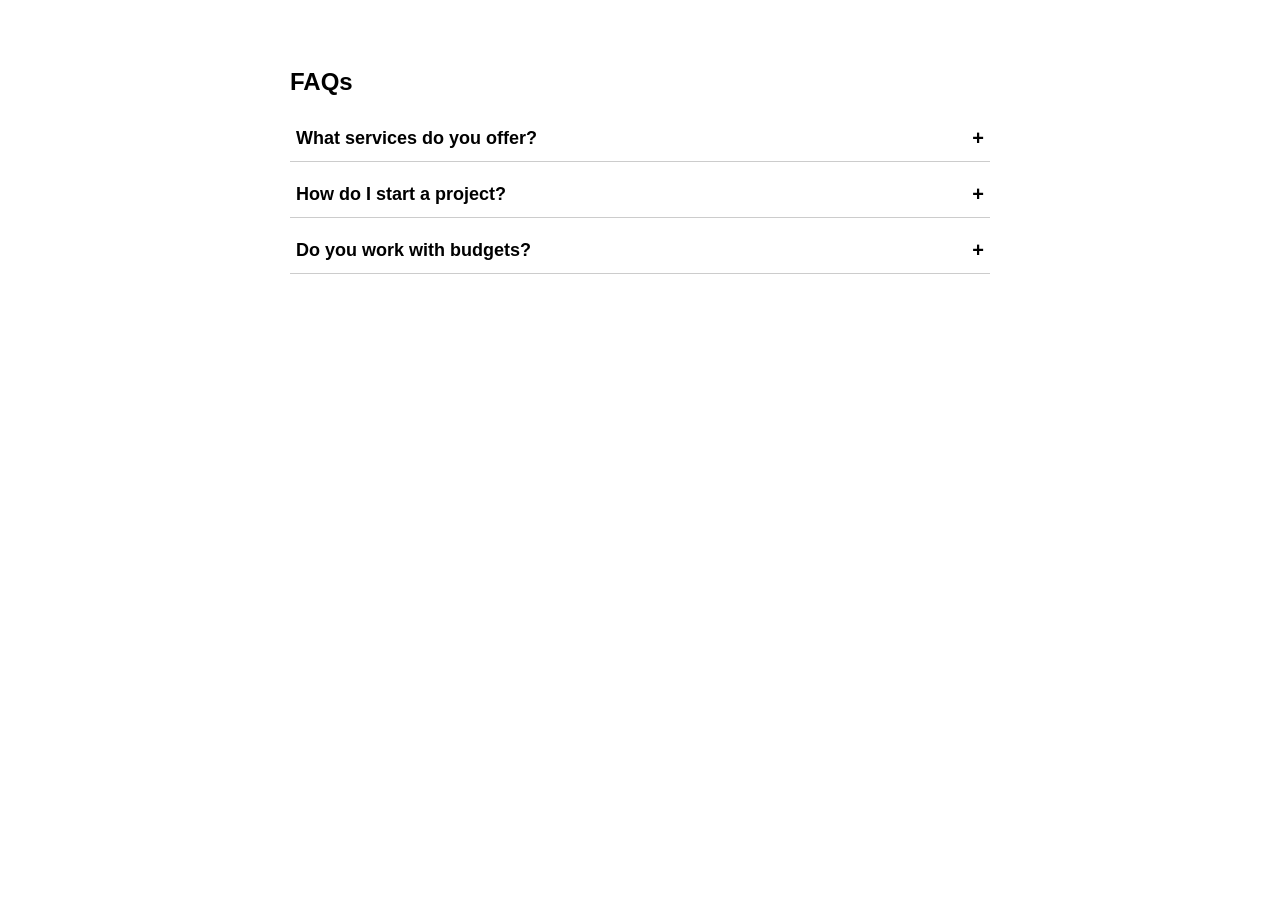
<file: ii.html>
<!DOCTYPE html>
<html lang="en">
<head>
  <meta charset="UTF-8">
  <title>Working FAQ Toggle</title>
  <style>
    body {
      font-family: Arial, sans-serif;
      padding: 40px;
    }

    .faq-section {
      max-width: 700px;
      margin: 0 auto;
    }

    .faq-item {
      border-bottom: 1px solid #ccc;
      margin-bottom: 10px;
      padding: 10px 0;
    }

    .faq-question {
      background: none;
      border: none;
      font-size: 18px;
      width: 100%;
      text-align: left;
      cursor: pointer;
      font-weight: bold;
      display: flex;
      justify-content: space-between;
      align-items: center;
    }

    .faq-answer {
      display: none;
      padding: 10px 0;
      color: #444;
    }

    .faq-item.open .faq-answer {
      display: block;
    }

    .faq-question .icon {
      font-size: 20px;
      transition: transform 0.3s ease;
    }

    .faq-item.open .faq-question .icon {
      transform: rotate(45deg); /* + becomes × */
    }
  </style>
</head>
<body>

  <section class="faq-section">
    <h2>FAQs</h2>

    <div class="faq-item">
      <button class="faq-question">
        What services do you offer?
        <span class="icon">+</span>
      </button>
      <div class="faq-answer">We offer design consultation, project management, and more.</div>
    </div>

    <div class="faq-item">
      <button class="faq-question">
        How do I start a project?
        <span class="icon">+</span>
      </button>
      <div class="faq-answer">You can start by contacting us through our form or booking a call.</div>
    </div>

    <div class="faq-item">
      <button class="faq-question">
        Do you work with budgets?
        <span class="icon">+</span>
      </button>
      <div class="faq-answer">Absolutely! We customize solutions for all budget levels.</div>
    </div>
  </section>

  <script>
    const questions = document.querySelectorAll('.faq-question');
    questions.forEach((btn) => {
      btn.addEventListener('click', () => {
        const item = btn.closest('.faq-item');
        item.classList.toggle('open');
      });
    });
  </script>

</body>
</html>
</file>
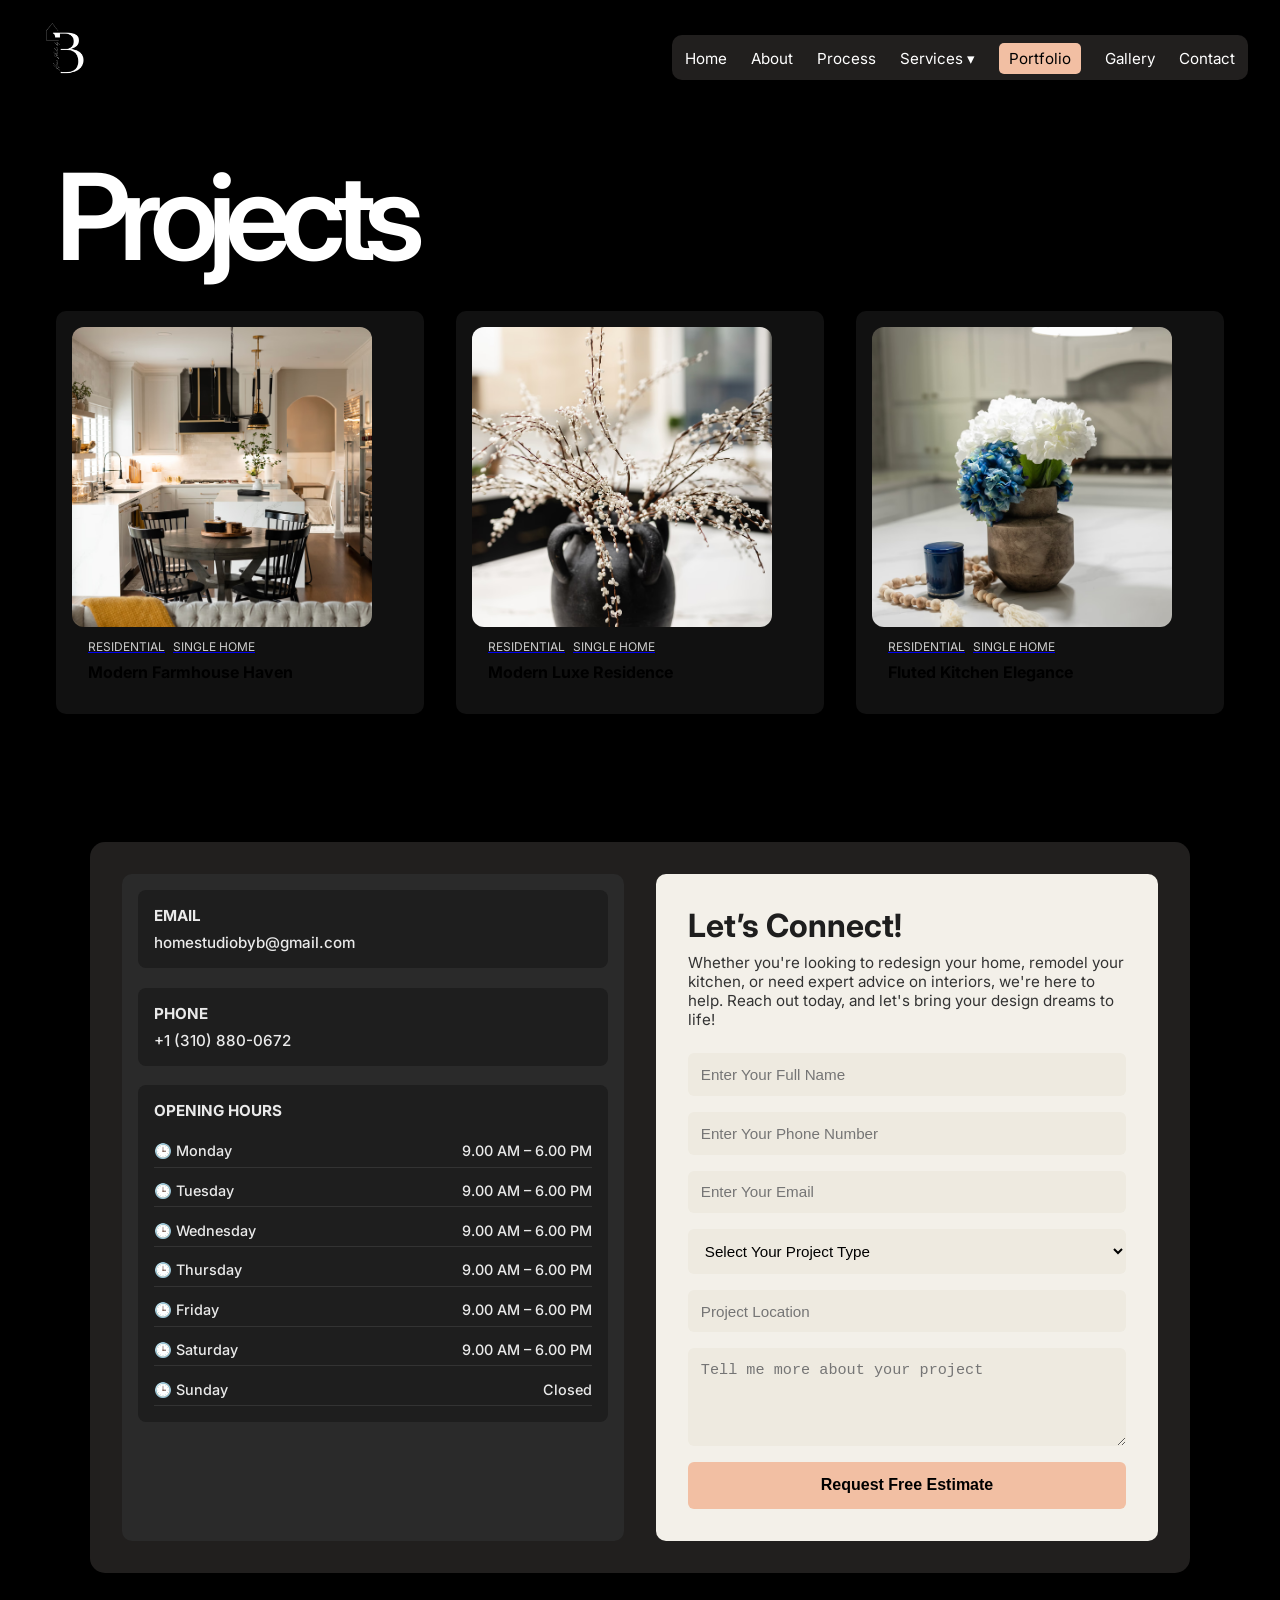
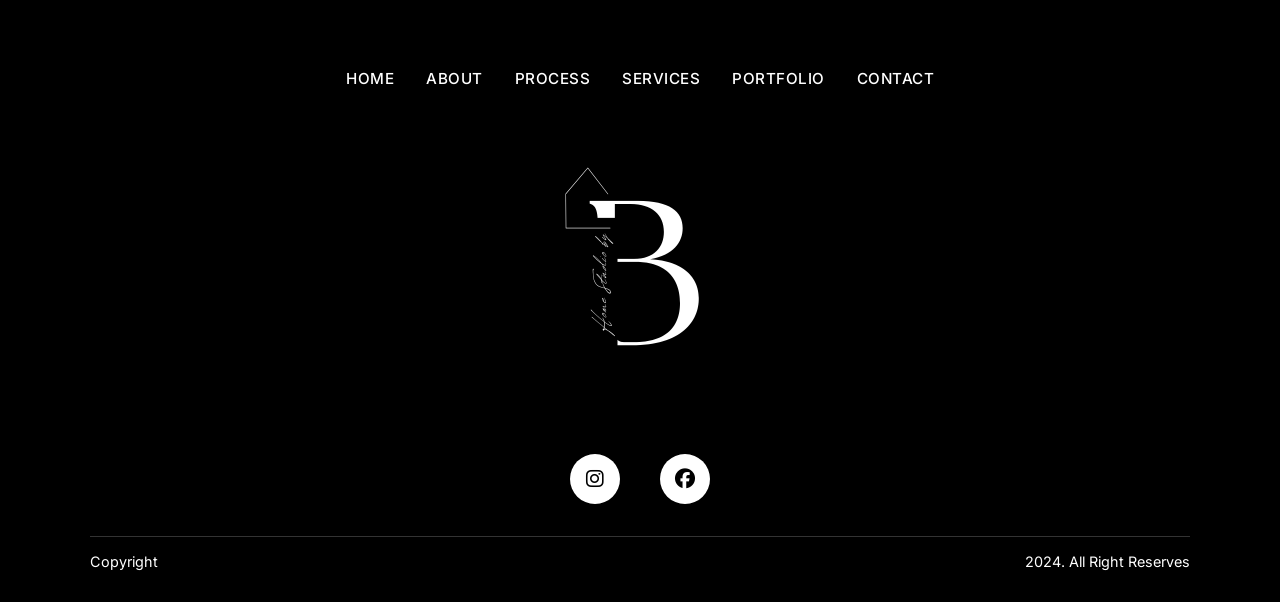
<file: projects.html>
<!DOCTYPE html>
<html lang="en">
<head>
  <meta charset="UTF-8" />
  <meta name="viewport" content="width=device-width, initial-scale=1.0"/>
  <title>Projects | Home Studio by B</title>
  <link href="https://fonts.googleapis.com/css2?family=Inter:wght@400;600;700&display=swap" rel="stylesheet">
  <link rel="stylesheet" href="https://cdnjs.cloudflare.com/ajax/libs/font-awesome/6.5.0/css/all.min.css">
<link rel="stylesheet" href="./style.css">
</head>





  
<!-- footer -->

<body>

  <header class="navbar">
    <div class="logo">
      <img src="./fologo.png" alt="Logo">
    </div>
  
    <div class="hamburger" id="hamburger">
      <span></span>
      <span></span>
      <span></span>
    </div>
  
    <ul class="nav-links" id="navMenu">
      <li><a href="./index.html">Home</a></li>
      <li><a href="./about.html">About</a></li>
      <li><a href="./process.html">Process</a></li>
  
      <!-- Services dropdown -->
      <li class="dropdown">
        <a href="./services1.html">Services ▾</a>
        <ul class="dropdown-menu">
          <li><a href="./services1.html">Design Consultation</a></li>
          <li><a href="./services2.html">Design and Build</a></li>
          <li><a href="./services3.html">Interior Decoration and Room Refresh</a></li>
        </ul>
      </li>
  
      <li><a href="./projects.html">Portfolio</a></li>
      <li><a href="./gallery.html">Gallery</a></li>
      <li><a href="./contact.html">Contact</a></li>
    </ul>
  </header>

  <section class="projects-page">
    <h1>Projects</h1>

    
    <div class="project-grid">
   
      <div class="project-card" >
        <a href="./project1.html" >
        <img src="./port1.avif" alt="Modern Farmhouse" />
        <div class="project-labels">
          <span>RESIDENTIAL</span>
          <span>SINGLE HOME</span>
        </div>
    </a>
        <h3>Modern Farmhouse Haven</h3>
  
      </div>

      <div class="project-card">
        <a href="./project2.html" >

        <img src="./port2.avif" alt="Modern Luxe" />
        <div class="project-labels">
          <span>RESIDENTIAL</span>
          <span>SINGLE HOME</span>
        </div>
        </a>
        <h3>Modern Luxe Residence</h3>
      </div>

      <div class="project-card">
        <a href="./project3.html" >

        <img src="port3.avif" alt="Fluted Kitchen" />
        <div class="project-labels">
          <span>RESIDENTIAL</span>
          <span>SINGLE HOME</span>
        </div>
        </a>
        <h3>Fluted Kitchen Elegance</h3>
      </div>
    </div>
  </section>
  <section class="contact-container">
    <div class="contact-info">
      <div class="info-box"><strong>EMAIL</strong><span>homestudiobyb@gmail.com</span></div>
      <div class="info-box"><strong>PHONE</strong><span>+1 (310) 880-0672</span></div>
      <div class="info-box hours">
        <strong>OPENING HOURS</strong>
        <ul>
          <li><span>🕒 Monday</span><span>9.00 AM – 6.00 PM</span></li>
          <li><span>🕒 Tuesday</span><span>9.00 AM – 6.00 PM</span></li>
          <li><span>🕒 Wednesday</span><span>9.00 AM – 6.00 PM</span></li>
          <li><span>🕒 Thursday</span><span>9.00 AM – 6.00 PM</span></li>
          <li><span>🕒 Friday</span><span>9.00 AM – 6.00 PM</span></li>
          <li><span>🕒 Saturday</span><span>9.00 AM – 6.00 PM</span></li>
          <li><span>🕒 Sunday</span><span>Closed</span></li>
        </ul>
      </div>
    </div>
    
    <div class="contact-form">
      <h2>Let’s Connect!</h2>
      <p>Whether you're looking to redesign your home, remodel your kitchen, or need expert advice on interiors, we're here to help. Reach out today, and let's bring your design dreams to life!</p>
      
      <form>
        <div class="row">
          <input type="text" placeholder="Enter Your Full Name" required>
          <input type="tel" placeholder="Enter Your Phone Number" required>
        </div>
        <input type="email" placeholder="Enter Your Email" required>
        <select required>
          <option disabled selected>Select Your Project Type</option>
          <option>Interior Design</option>
          <option>Kitchen Remodel</option>
          <option>Full Home Revamp</option>
        </select>
        <input type="text" placeholder="Project Location" required>
        <textarea rows="4" placeholder="Tell me more about your project"></textarea>
        <button type="submit">Request Free Estimate</button>
      </form>
    </div>
    </section>
    <!-- footer -->
    <footer class="site-footer">
      <nav class="footer-nav">
        <a href="./index.html">HOME</a>
        <a href="./about.html">ABOUT</a>
        <a href="./process.html">PROCESS</a>
        <a href="./services1.html">SERVICES</a>
        <a href="./gallery.html">PORTFOLIO</a>
        <a href="./contact.html">CONTACT</a>
      </nav>
    
    <div class="footer-logo">
            <img src="./fologo.png" alt="Home Studio by B" />

    </div>
    
    <div class="social-icons">
      <a href="https://www.instagram.com/homestudiobyb?igsh=MWhmaG5pa3R3bHUybQ%3D%3D&utm_source=qr" target="_blank"><i class="fa-brands fa-instagram"></i></a>
      <a href="https://www.facebook.com/profile.php?id=100093190297644&mibextid=LQQJ4d" target="_blank"><i class="fa-brands fa-facebook"></i></a>
    </div>
    <!-- <hr /> -->
    
    <div class="footer-bottom">
      <span>Copyright</span>
      <span>2024. All Right Reserves</span>
    </div>
    </footer>
    <script src="./script.js"></script>

</body>
</html>
</file>
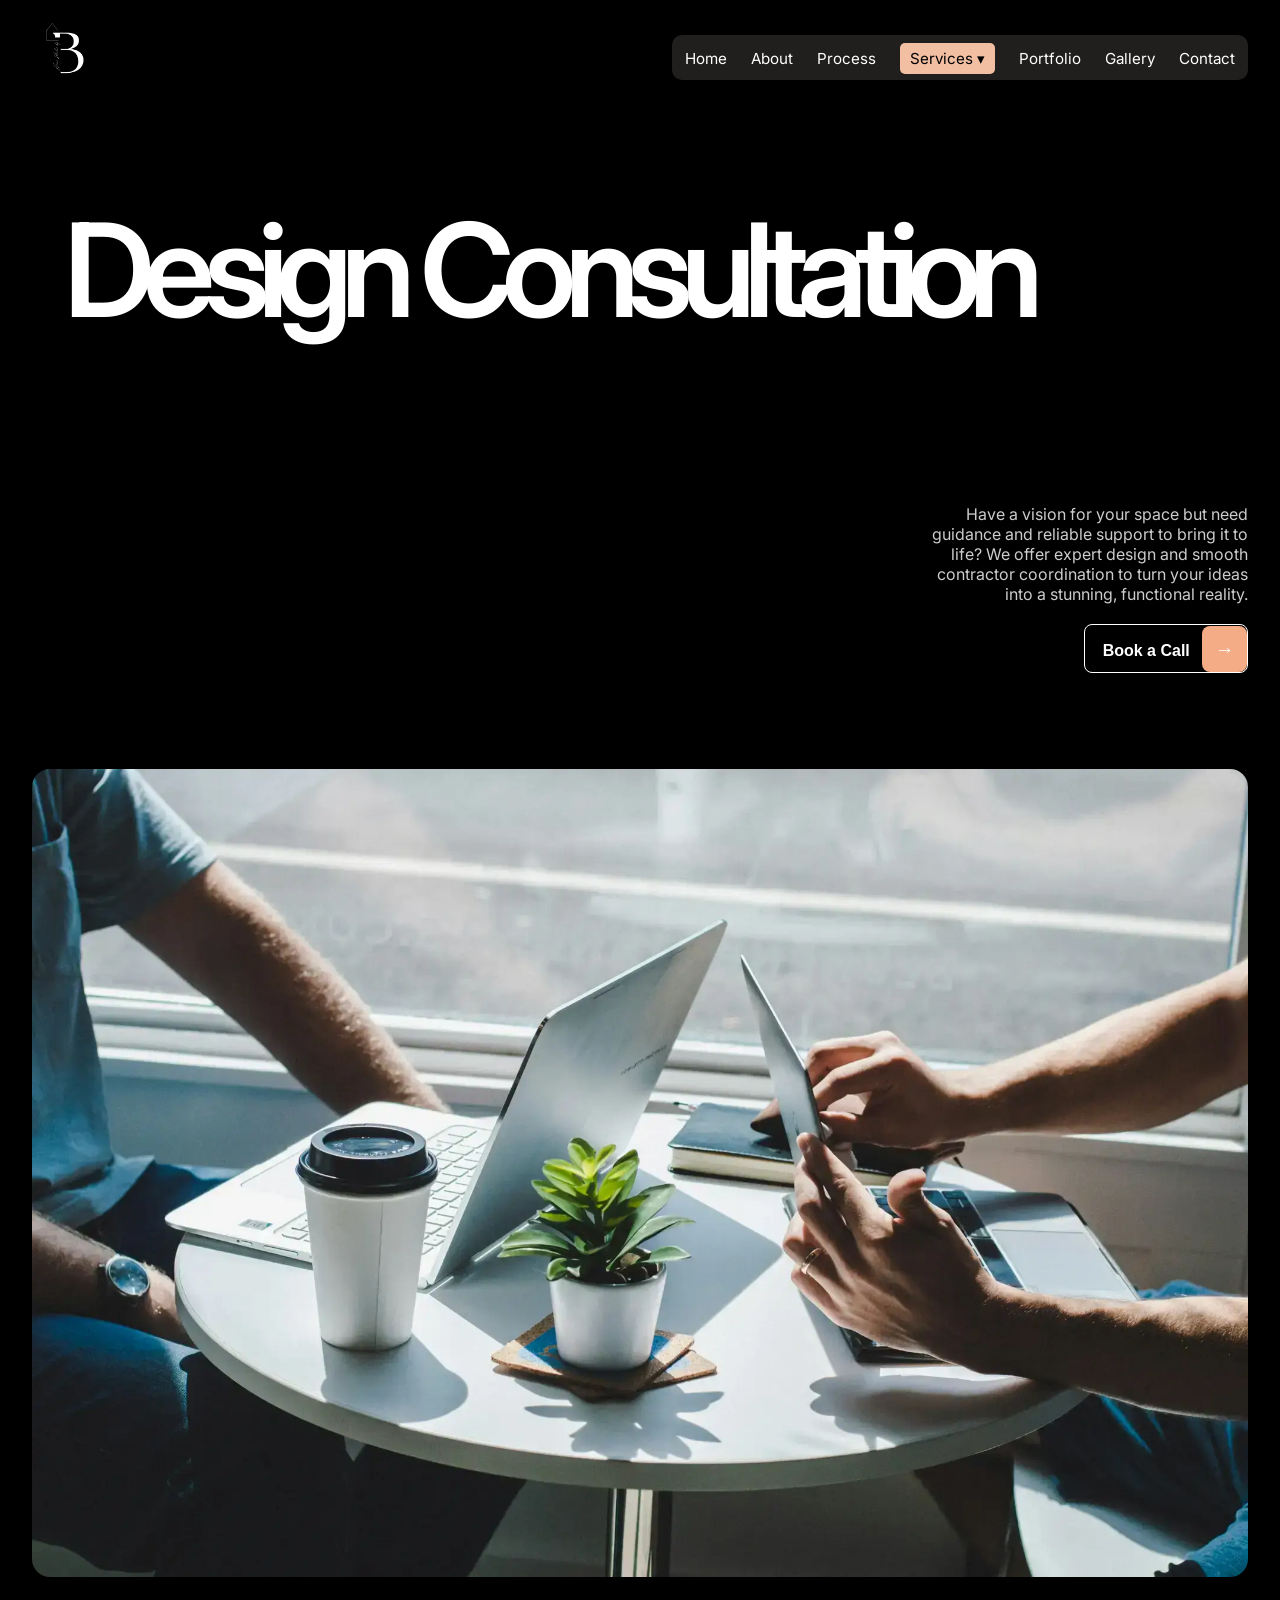
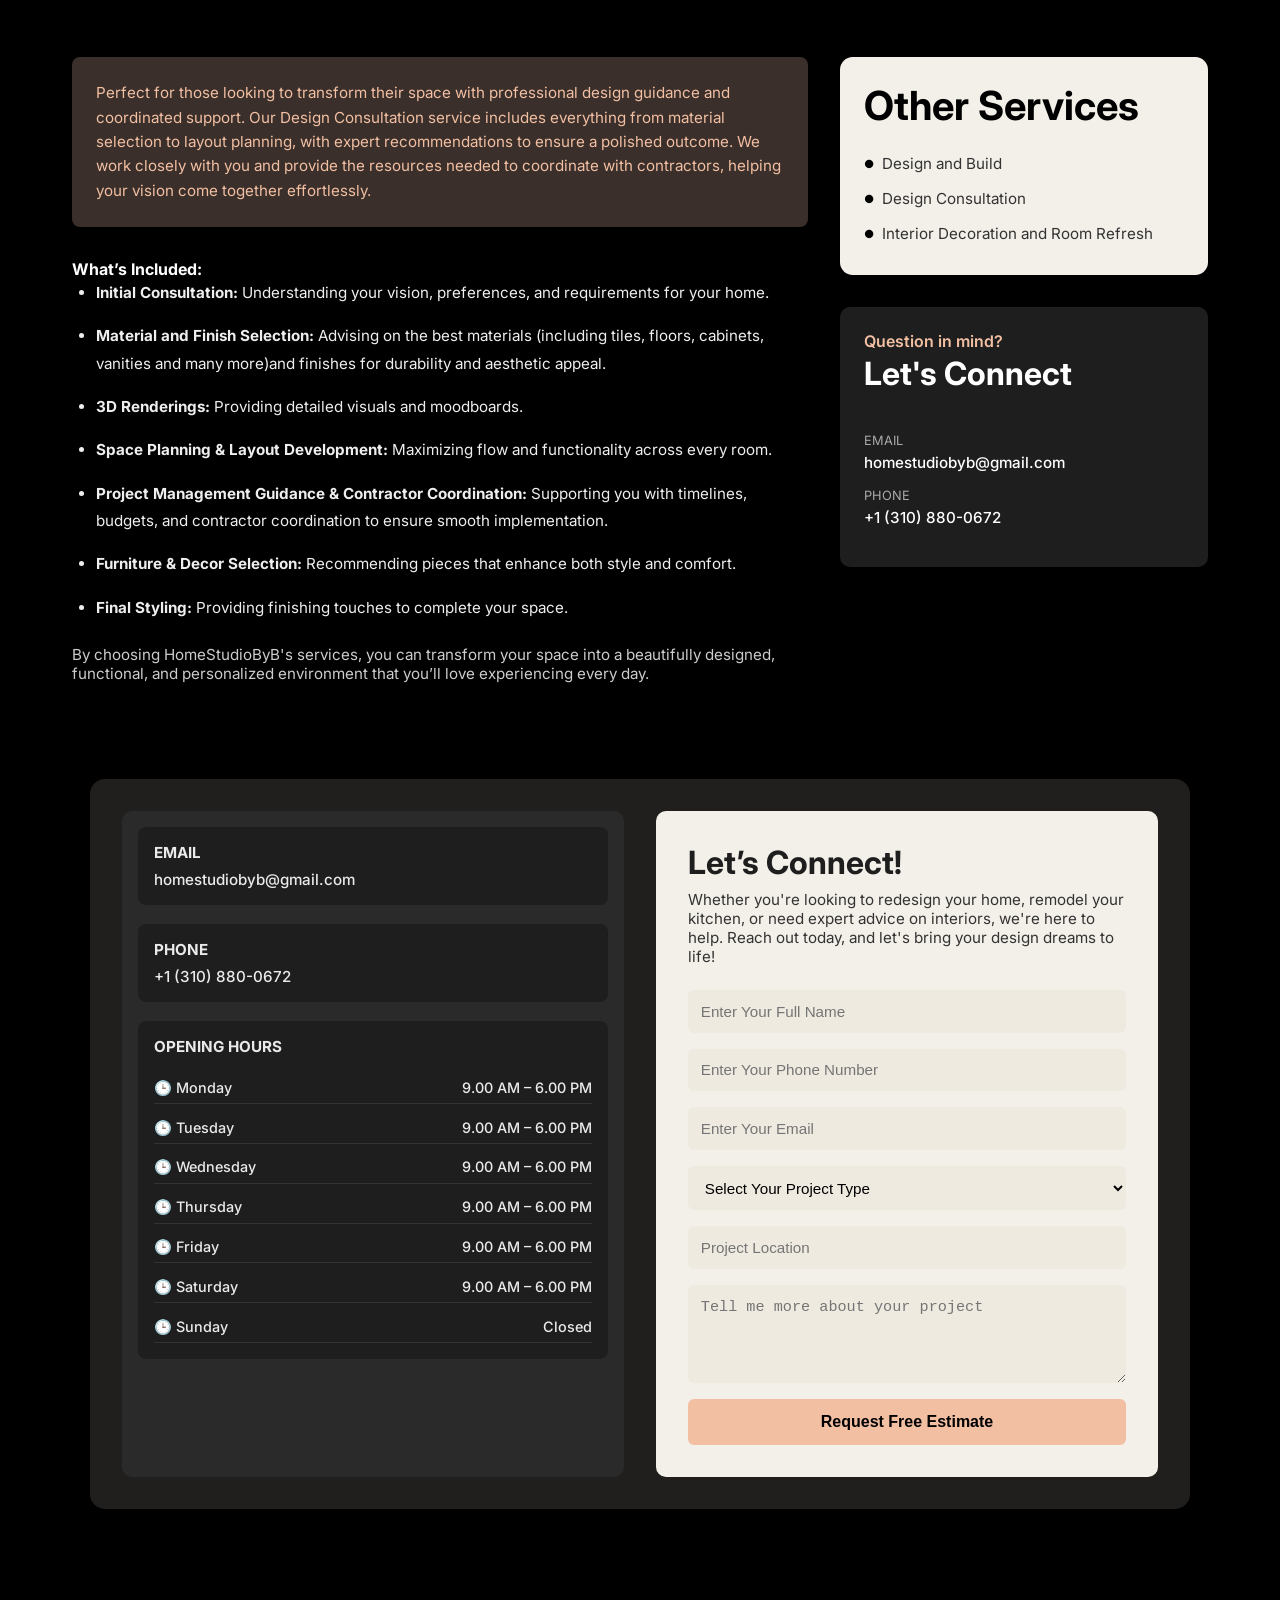
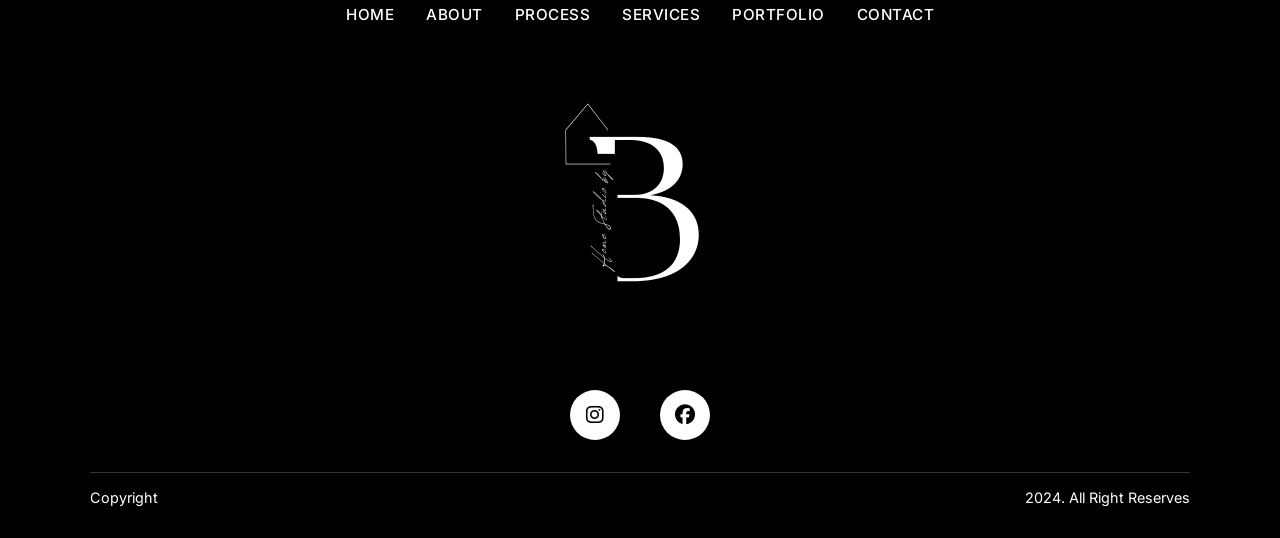
<file: services1.html>
<!DOCTYPE html>
<html lang="en">
<head>
  <meta charset="UTF-8" />
  <meta name="viewport" content="width=device-width, initial-scale=1.0"/>
  <title>Design and Build</title>
  <link href="https://fonts.googleapis.com/css2?family=Inter:wght@400;600;700&display=swap" rel="stylesheet">
  

  <link rel="stylesheet" href="https://cdnjs.cloudflare.com/ajax/libs/font-awesome/6.5.0/css/all.min.css">
<link rel="stylesheet" href="./style.css">
 
  
</head>
<script>
  // Get current page from URL
  const url = window.location.href;
  let activePage = "";

  if (url.includes("service1")) activePage = "service1";
  else if (url.includes("service2")) activePage = "service2";
  else if (url.includes("service3")) activePage = "service3";

  // Highlight matching li
  document.querySelectorAll(".services-box li").forEach(li => {
    if (li.dataset.page === activePage) {
      li.classList.add("active");
    }
  });
</script>
<body>

  <header class="navbar">
    <div class="logo">
      <img src="./fologo.png" alt="Logo">
    </div>
  
    <div class="hamburger" id="hamburger">
      <span></span>
      <span></span>
      <span></span>
    </div>
  
    <ul class="nav-links" id="navMenu">
      <li><a href="./index.html">Home</a></li>
      <li><a href="./about.html">About</a></li>
      <li><a href="./process.html">Process</a></li>
  
      <!-- Services dropdown -->
      <li class="dropdown">
        <a href="./services1.html">Services ▾</a>
        <ul class="dropdown-menu">
          <li><a href="./services1.html">Design Consultation</a></li>
          <li><a href="./services2.html">Design and Build</a></li>
          <li><a href="./services3.html">Interior Decoration and Room Refresh</a></li>
        </ul>
      </li>
  
      <li><a href="./projects.html">Portfolio</a></li>
      <li><a href="./gallery.html">Gallery</a></li>
      <li><a href="./contact.html">Contact</a></li>
    </ul>
  </header>

  <section class="hero-section">
    
    <section class="gshowcase-section">
      <h2>Design Consultation</h2>

        </section>
    <div class="hero-content">
      <p>
        Have a vision for your space but need guidance and reliable support to bring it to life? We offer expert design and smooth contractor coordination to turn your ideas into a stunning, functional reality.



      </p>
      <!-- <button class="cta-button">Book a Call</button> -->
   
      
        <button class="cta-button">
          Book a Call  <span class="arrow">→</span>
        </button>
     
    </div>
  </section>

  <section class="image-section">
    <img src="./images/s1.webp" alt="Interior kitchen" />
  </section>
  <section class="services-detail">
    <div class="left-column">
      <div class="highlight-box">
        Perfect for those looking to transform their space with professional design guidance and coordinated support. Our Design Consultation service includes everything from material selection to layout planning, with expert recommendations to ensure a polished outcome. We work closely with you and provide the resources needed to coordinate with contractors, helping your vision come together effortlessly.


      </div>
  
      <h4>What’s Included:</h4>
      <ul class="service-list">
        <li><strong>Initial Consultation:</strong> Understanding your vision, preferences, and requirements for your home.</li>
        <li><strong>Material and Finish Selection:</strong> Advising on the best materials (including tiles, floors, cabinets, vanities and many more)and finishes for durability and aesthetic appeal.</li>
        <li><strong>3D Renderings:</strong>  Providing detailed visuals and moodboards.</li>
        <li><strong>Space Planning & Layout Development: </strong> Maximizing flow and functionality across every room.</li>
        <li><strong>Project Management Guidance & Contractor Coordination:</strong> Supporting you with timelines, budgets, and contractor coordination to ensure smooth implementation.</li>
        <li><strong>Furniture & Decor Selection:</strong> Recommending pieces that enhance both style and comfort.</li>
        <li><strong>Final Styling:</strong> Providing finishing touches to complete your space.</li>
      </ul>
  
      <p class="closing-text">
        By choosing HomeStudioByB's services, you can transform your space into a beautifully designed, functional, and personalized environment that you’ll love experiencing every day.
      </p>
    </div>
  
    <div class="right-column">
      <div class="services-box">
        <h3>Other Services</h3>
        <ul>
          <li data-page="service1">Design and Build</li>
          <li data-page="service2">Design Consultation</li>
          <li data-page="service3">Interior Decoration and Room Refresh</li>
        </ul>
      </div>
  
      <div class="contact-box">
        <p class="contact-heading">Question in mind?</p>
        <h2>Let's Connect</h2>
        <div class="contact-item">
          <label>EMAIL</label>
          <p>homestudiobyb@gmail.com</p>
        </div>
        <div class="contact-item">
          <label>PHONE</label>
          <p>+1 (310) 880-0672</p>
        </div>
      </div>
    </div>
  </section>
  <section class="contact-container">
    <div class="contact-info">
      <div class="info-box"><strong>EMAIL</strong><span>homestudiobyb@gmail.com</span></div>
      <div class="info-box"><strong>PHONE</strong><span>+1 (310) 880-0672</span></div>
      <div class="info-box hours">
        <strong>OPENING HOURS</strong>
        <ul>
          <li><span>🕒 Monday</span><span>9.00 AM – 6.00 PM</span></li>
          <li><span>🕒 Tuesday</span><span>9.00 AM – 6.00 PM</span></li>
          <li><span>🕒 Wednesday</span><span>9.00 AM – 6.00 PM</span></li>
          <li><span>🕒 Thursday</span><span>9.00 AM – 6.00 PM</span></li>
          <li><span>🕒 Friday</span><span>9.00 AM – 6.00 PM</span></li>
          <li><span>🕒 Saturday</span><span>9.00 AM – 6.00 PM</span></li>
          <li><span>🕒 Sunday</span><span>Closed</span></li>
        </ul>
      </div>
    </div>
    
    <div class="contact-form">
      <h2>Let’s Connect!</h2>
      <p>Whether you're looking to redesign your home, remodel your kitchen, or need expert advice on interiors, we're here to help. Reach out today, and let's bring your design dreams to life!</p>
      
      <form>
        <div class="row">
          <input type="text" placeholder="Enter Your Full Name" required>
          <input type="tel" placeholder="Enter Your Phone Number" required>
        </div>
        <input type="email" placeholder="Enter Your Email" required>
        <select required>
          <option disabled selected>Select Your Project Type</option>
          <option>Interior Design</option>
          <option>Kitchen Remodel</option>
          <option>Full Home Revamp</option>
        </select>
        <input type="text" placeholder="Project Location" required>
        <textarea rows="4" placeholder="Tell me more about your project"></textarea>
        <button type="submit">Request Free Estimate</button>
      </form>
    </div>
    </section>
    <!-- footer -->
    <footer class="site-footer">
      <nav class="footer-nav">
        <a href="./index.html">HOME</a>
        <a href="./about.html">ABOUT</a>
        <a href="./process.html">PROCESS</a>
        <a href="./services1.html">SERVICES</a>
        <a href="./gallery.html">PORTFOLIO</a>
        <a href="./contact.html">CONTACT</a>
      </nav>
    
    <div class="footer-logo">
            <img src="./fologo.png" alt="Home Studio by B" />

    </div>
    
    <div class="social-icons">
      <a href="https://www.instagram.com/homestudiobyb?igsh=MWhmaG5pa3R3bHUybQ%3D%3D&utm_source=qr" target="_blank"><i class="fa-brands fa-instagram"></i></a>
      <a href="https://www.facebook.com/profile.php?id=100093190297644&mibextid=LQQJ4d" target="_blank"><i class="fa-brands fa-facebook"></i></a>
    </div>
    
    <!-- <hr /> -->
    
    <div class="footer-bottom">
      <span>Copyright</span>
      <span>2024. All Right Reserves</span>
    </div>
    </footer>
    <script src="./script.js"></script>

</body>
</html>
</file>
<file: style.css>
* {
    margin: 0;
    padding: 0;
    box-sizing: border-box;
  }

  body {
    font-family: 'Inter', sans-serif;
    background-color: #000;
    color: #fff;
  }

  .navbar {
    display: flex;
    justify-content: space-between;
    align-items: center;
    padding: 1.2rem 2rem;
    background-color: #000;
    position: relative;
  }

  .logo {
    font-size: 1.8rem;
    font-weight: bold;
    color: #fff;
  }

  .nav-links {
    display: flex;
    list-style: none;
    gap: 1.5rem;
    backdrop-filter: blur(5px);
  background-color: rgba(33, 31, 30, 1); /* Same as your fallback */
  border-radius: 10px;
  opacity: 1;
  padding: 0.8rem;
  }

  .nav-links a {
    color: white;
    text-decoration: none;
    font-size: 0.95rem;
  }

  .nav-links a.active {
    background: #f2bfa3;
    color: #000;
    padding: 6px 10px;
    border-radius: 5px;
  }

  .hamburger {
    display: none;
    flex-direction: column;
    gap: 5px;
    cursor: pointer;
  }

  .hamburger span {
    display: block;
    width: 25px;
    height: 3px;
    background: white;
    border-radius: 2px;
  }

  @media (max-width: 768px) {
    .hamburger {
      display: flex;
    }

    .nav-links {
      flex-direction: column;
      position: absolute;
      top: 100%;
      left: 0;
      background-color: #000;
      width: 100%;
      padding: 1rem 2rem;
      display: none;
    }

    .nav-links.show {
      display: flex;
    }

    .nav-links li {
      margin: 0.5rem 0;
    }
  }

  .projects-page {
    padding: 3rem 1rem;
    max-width: 1200px;
    margin: auto;
  }

  .projects-page h1 {
    font-size: 4rem;
    font-weight: 700;
    color: #fff;
    margin-bottom: 3rem;
  }

  .project-grid {
    display: grid;
    grid-template-columns: repeat(auto-fit, minmax(320px, 1fr));
    gap: 2rem;
  }

  .project-card {
    background-color: #111;
    border-radius: 10px;
    overflow: hidden;
    /* height: 400px; */
  }

  .project-card img {
    width: 100%;
    height: 620px;
    object-fit: cover;
    display: block;
  }

  .project-labels {
    display: flex;
    gap: 0.5rem;
    padding: 0.75rem 1rem 0 1rem;
    font-size: 0.75rem;
    color: #ccc;
    text-transform: uppercase;
  }

  .project-card h3 {
    padding: 0.5rem 1rem 1rem;
    font-size: 1rem;
    color: black;
  }

  @media (min-width: 1600px) {
    .project-grid {
      grid-template-columns: repeat(3, 1fr);
    }
  }

  @media (max-width: 768px) {
    .projects-page h1 {
      font-size: 3rem;
    }
    
    .project-grid {
      grid-template-columns: 1fr;
      padding: 0;
    }
    
    .project-card img {
      height: 400px;
    }
  }

.logo {
font-size: 1.8rem;
font-weight: bold;
color: #fff;
}


.hero-img img {
width: 100%;
display: block;
height: auto;
margin-bottom: 2rem;
}

.intro-text {
text-align: center;
padding: 0 2rem;
/* max-width: 900px; */
margin: auto;
}

.intro-text h2 {
font-size: 1.8rem;
font-weight: 600;
}

.signature {
font-family: 'Great Vibes', cursive;
font-size: 2.2rem;
color: white;
margin-bottom: 1.2rem;
}

.intro-text p {
font-size: 1rem;
color: #ccc;
padding: 0 1rem;
}

.designer-section {
display: flex;
justify-content: center;
align-items: flex-start;
gap: 2rem;
flex-wrap: wrap;
padding: 3rem 2rem;
max-width: 1200px;
margin: auto;
}

.designer-image img {
max-width: 100%;
height: auto;
border-radius: 10px;
max-height: 600px;
object-fit: cover;
}

.designer-content {
max-width: 550px;
}

.designer-content h2 {
font-size: 1.6rem;
font-weight: 600;
}

.designer-content p {
font-size: 1rem;
color: #ccc;
margin-top: 1rem;
text-align: justify;
}


@media (max-width: 768px) {

.designer-section {
  flex-direction: column;
  align-items: center;
  text-align: center;
}

.designer-content {
  text-align: center;
}

.intro-text {
  padding: 1.5rem 1rem;
}
}
.mission-vision-section {
/* border: 1px solid #a073ff; */
margin: 2rem auto;
padding: 2rem;
max-width: 900px;
text-align: center;
border-radius: 10px;
}

.tab-buttons {
display: inline-flex;
border: 1px solid #999;
border-radius: 10px;
overflow: hidden;
margin-bottom: 1.5rem;
}

.tab-btn {
padding: 0.6rem 1.4rem;
background: #000;
color: white;
border: none;
font-size: 1rem;
cursor: pointer;
transition: all 0.3s ease;
}

.tab-btn.active {
background-color: #f2bfa3;
color: #000;
}

.tab-content p {
color: #fff;
font-size: 1.1rem;
font-weight: 500;
line-height: 1.6;
}

.hidden {
display: none;
}
.contact-container {
display: flex;
flex-wrap: wrap;
background-color: #211f1e;
border-radius: 15px;
padding: 2rem;
max-width: 1100px;
margin: 3rem auto;
gap: 2rem;
}

.contact-info, .contact-form {
flex: 1 1 400px;
padding: 1rem;
}

.contact-info {
background-color: #2a2a2a;
border-radius: 10px;
color: #eaeaea;
display: flex;
flex-direction: column;
gap: 1.2rem;
}

.info-box {
background-color: #1e1e1e;
padding: 1rem;
border-radius: 8px;
font-size: 0.95rem;
}

.info-box span {
display: block;
margin-top: 0.5rem;
font-weight: 500;
}

.hours ul {
list-style: none;
padding: 0;
margin: 0.5rem 0 0 0;
}

.hours li {
display: flex;
justify-content: space-between;
padding: 0.4rem 0;
font-size: 0.9rem;
border-bottom: 1px solid #333;
}

.contact-form {
background-color: #f3f0e9;
border-radius: 10px;
padding: 2rem;
}

.contact-form h2 {
font-size: 2rem;
margin-bottom: 0.5rem;
color: #1e1e1e;
}

.contact-form p {
font-size: 0.95rem;
margin-bottom: 1.5rem;
color: #333;
}

.contact-form form {
display: flex;
flex-direction: column;
gap: 1rem;
}

.contact-form .row {
display: flex;
gap: 1rem;
flex-wrap: wrap;
}

.contact-form input,
.contact-form select,
.contact-form textarea {
width: 100%;
padding: 0.8rem;
border-radius: 6px;
border: none;
background-color: #eeeae0;
font-size: 0.95rem;
}

.contact-form button {
background-color: #f2bfa3;
color: #000;
padding: 0.9rem;
border: none;
border-radius: 6px;
font-size: 1rem;
font-weight: bold;
cursor: pointer;
transition: 0.3s;
}

.contact-form button:hover {
background-color: #e4ab8b;
}

@media (max-width: 768px) {
.contact-container {
  flex-direction: column;
}

.contact-form .row {
  flex-direction: column;
}
}
.site-footer {
background-color: #000;
color: #fff;
padding: 3rem 1rem 2rem;
text-align: center;
}

.footer-nav {
display: flex;
justify-content: center;
gap: 2rem;
flex-wrap: wrap;
margin-bottom: 2rem;
}

.footer-nav a {
color: #fff;
text-decoration: none;
font-size: 0.95rem;
font-weight: 500;
letter-spacing: 0.5px;
transition: 0.3s;
}

.footer-nav a:hover {
color: #f2bfa3;
}

.footer-logo img {
width: 250px;
margin: 2rem auto;
}

.social-icons {
margin: 1rem auto 2rem;
}

.social-icons a {
display: inline-block;
margin: 0 0.5rem;
}

.social-icons img {
width: 30px;
height: 30px;
background-color: #fff;
border-radius: 50%;
padding: 4px;
transition: 0.3s;
}

.social-icons img:hover {
transform: scale(1.1);
background-color: #f2bfa3;
}

.footer-bottom {
display: flex;
justify-content: space-between;
max-width: 1100px;
margin: 1rem auto 0;
padding-top: 1rem;
font-size: 0.9rem;
border-top: 1px solid #333;
flex-wrap: wrap;
}

@media (max-width: 600px) {
.footer-bottom {
  flex-direction: column;
  align-items: center;
  gap: 0.5rem;
}
}
/*  */
.social-icons {
display: flex;
gap: 1.5rem;         /* Space between icons */
justify-content: center; /* Center the icons horizontally */
align-items: center; /* Center vertically (if needed) */
}

.social-icons a {
background: #fff;
color: #000;
border-radius: 50%;
width: 50px;
height: 50px;
display: flex;
align-items: center;
justify-content: center;
text-decoration: none;
transition: background 0.3s ease;
}

.social-icons a:hover {
background: #f2bfa3;
}

.social-icons i {
font-size: 20px;
}
.logo img {
width: 70px;  /* Adjust size */
height: auto;
object-fit: contain;
}


/* gallery page */
/* gallery */
.gallery-section {
    padding: 4rem 2rem;
    background: #000;
    color: #fff;
  }
  
  .gallery-section h2 {
    font-size: 4rem;
    margin-bottom: 2rem;
    text-align: left;
    /* max-width: 1200px;
    margin-left: auto;
    margin-right: auto; */
  }
  
  .gallery-grid {
    display: grid;
    grid-template-columns: repeat(auto-fit, minmax(300px, 1fr));
    gap: 1.5rem;
    /* max-width: 1200px; */
    margin: auto;
  }
  
  .gallery-item {
    background: #111;
    border-radius: 10px;
    overflow: hidden;
    display: flex;
    flex-direction: column;
  }
  
  .gallery-item img {
    width: 100%;
    height: 400px;
    object-fit: cover;
    border-bottom: 2px solid #333;
  }
  
  .gallery-item p {
    padding: 1rem;
    font-size: 1rem;
    text-align: left;
    color: #fff;
  }
  /* 1. Make the grid responsive */
.gallery-grid {
    display: grid;
    grid-template-columns: repeat(auto-fit, minmax(350px, 1fr));
    gap: 1rem;
    padding: 1rem;
  }
  
  /* 2. Reset link styles on gallery items */
  .gallery-item {
    text-decoration: none;
    color: inherit;
    perspective: 1200px;            /* enable 3D space */
  }
  
  /* 3. Book container */
  .book {
    position: relative;
    width: 100%;
    padding-top: calc(800 / 600 * 100%); /* maintain 600×800 aspect ratio */
    transform-style: preserve-3d;
    transform-origin: left center;
    transition: transform 0.8s ease;
  }
  
  /* 4. Individual pages */
  .page {
    position: absolute;
    top: 0; left: 0;
    width: 100%; height: 100%;
    backface-visibility: hidden;
    overflow: hidden;
    box-shadow: 0 4px 8px rgba(0,0,0,0.2);
  }
  
  /* stack them like a deck of pages */
  .page1 { z-index: 4; transform: rotateY(0deg)    translateX(0px);   }
  .page2 { z-index: 3; transform: rotateY(-10deg)  translateX(15px);  }
  .page3 { z-index: 2; transform: rotateY(-20deg)  translateX(30px);  }
  .page4 { z-index: 1; transform: rotateY(-30deg)  translateX(45px);  }
  
  /* ensure img covers each page */
  .page img {
    width: 100%;
    height: 100%;
    object-fit: cover;
  }
  
  /* 5. On hover, "open" the book by rotating the entire stack */
  .gallery-item:hover .book {
    transform: rotateY(-45deg);
  }
  
  /* 6. Caption styling */
  .gallery-item p {
    text-align: center;
    margin: 0.5rem 0 0;
    font-family: 'Inter', sans-serif;
    font-weight: 600;
  }

  

  /*  */
/* Projects css */
.projects-page {
    padding: 3rem 1rem;
    max-width: 1200px;
    margin: auto;
  }
  
  .projects-page h1 {
    font-size: 4rem;
    font-weight: 700;
    color: #fff;
    margin-bottom: 3rem;
  }
  
  .project-grid {
    display: grid;
    grid-template-columns: repeat(auto-fit, minmax(320px, 1fr));
    gap: 2rem;
  }
  
  .project-card {
    background-color: #111;
    border-radius: 10px;
    overflow: hidden;
    /* height: 400px; */
  }
  
  .project-card img {
    width: 100%;
    height: 620px;
    object-fit: cover;
    display: block;
  }
  
  .project-labels {
    display: flex;
    gap: 0.5rem;
    padding: 0.75rem 1rem 0 1rem;
    font-size: 0.75rem;
    color: #ccc;
    text-transform: uppercase;
  }
  
  .project-card h3 {
    padding: 0.5rem 1rem 1rem;
    font-size: 1rem;
    color: black;
  }



  /* project details one */

  /* projects css */
  .comparison-section {
    padding: 2rem 2rem;
    background: #000;
    color: #fff;
    text-align: center;
  }
  
  /* .comparison-section h2 {
    font-size: 4rem;
    margin-bottom: 1rem;
  } */
  .comparison-section h2 {
    /* font-size: 6rem; */
    margin-bottom: 2rem;
    max-width: 1200px;    /* Same as container */
    margin-left: auto;    /* Center horizontally */
    margin-right: auto;
    text-align: left;     /* Align text left */
  }
  .comparison-container {
    position: relative;
    /* max-width: 900px; */
    margin: auto;
    overflow: hidden;
    border-radius: 10px;
  }
  
  .comparison-img img {
    width: 100%;
    display: block;
    height: 100%;
    object-fit: cover;
  }
  
  .after-img {
    position: absolute;
    top: 0;
    left: 0;
    width: 50%; /* Default split */
    height: 100%;
    overflow: hidden;
    transition: width 0.2s ease;
  }
  
  .slider {
    position: absolute;
    top: 0;
    left: 50%;
    width: 4px;
    height: 100%;
    background: #f2bfa3;
    cursor: ew-resize;
    transition: background 0.3s ease;
  }
  
  .slider:hover {
    background: #e2a17e;
  }
  
  .text-split-section {
    display: flex;
    gap: 3rem;
    padding: 4rem 2rem;
    background: #0d0d0d;
    color: #fff;
    max-width: 1200px;
    margin: auto;
    flex-wrap: wrap;
  }
  
  .text-left {
    flex: 1;
    min-width: 280px;
  }
  
  .text-left h2 {
    font-size: 2rem;
    font-weight: 700;
    line-height: 1.4;
  }
  
  .text-right {
    flex: 1;
    min-width: 280px;
    color: #ccc;
    display: flex;
    flex-direction: column;
    gap: 1.5rem;
  }
  
  .text-right p {
    font-size: 1rem;
    line-height: 1.8;
  }
  
  @media (max-width: 768px) {
    .text-split-section {
      flex-direction: column;
    }
  
    .text-left h2 {
      font-size: 1.6rem;
      text-align: center;
    }
  
    .text-right {
      text-align: center;
    }
  }
  
  
  .showcase-section {
    padding: 4rem 2rem;
    background: #000;
    color: #fff;
    text-align: center;
  }
  

  
  .showcase-grid {
    display: grid;
    grid-template-columns: repeat(2, 1fr);
    grid-auto-rows: 300px; /* Row step */
    gap: 1rem;
    max-width: 1200px;
    margin: auto;
  }
  
  .grid-item {
    overflow: hidden;
    border-radius: 10px;
  }
  
  .grid-item img {
    width: 100%;
    height: 100%;
    object-fit: cover;
    transition: transform 0.3s ease;
  }
  
  .grid-item:hover img {
    transform: scale(1.05);
  }
  
  /* Manual height control */
  .grid-item.tall {
    grid-row: span 2; /* Taller items */
  }
  
  .grid-item.short {
    grid-row: span 1; /* Shorter items */
  }
  
  /* Responsive */
  @media (max-width: 768px) {
    .showcase-grid {
      grid-template-columns: 1fr;
      grid-auto-rows: auto;
    }
  
    .grid-item.tall,
    .grid-item.short {
      grid-row: span 1; /* Reset for mobile */
    }
  }
  .showcase-section h2 ,.comparison-section h2{
    font-size: 7rem;
    margin-bottom: 2rem;
    text-align: left; /* or whatever your desktop alignment is */
  }
  
  /* Tablet */
  @media (max-width: 768px) {
    .showcase-section h2,.comparison-section h2 {
      font-size: 5rem;
      text-align: left;
    }
  }
  
  /* Phone */
  @media (max-width: 480px) {
    .showcase-section h2 ,.comparison-section h2{
      font-size: 3.5rem;
      text-align: left;
    }
  }
  /* make parent li position relative */
.nav-links li {
    position: relative;
  }
  
  /* hide dropdown by default */
  .nav-links .dropdown-menu {
    display: none;
    position: absolute;
    top: 100%;           /* just below the parent */
    left: 0;
    /* background: #fff;     or your navbar bg */
    background-color: rgba(33, 31, 30, 0.85);
    list-style: none;
    padding: 0.5rem 0;
    margin: 0;
    box-shadow: 0 4px 8px rgba(0,0,0,0.1);
    min-width: 150px;
    z-index: 10;
    border-radius: 10px;
    box-shadow: rgba(0, 0, 0, 0.05) 0px 0px 0px 1px;
    opacity: 1;
    backdrop-filter: blur(5px);
    
  }
  
  /* style dropdown items */
  .nav-links .dropdown-menu li a {
    display: block;
    padding: 0.7rem 1rem;
    color: white;         /* link color */
    white-space: nowrap;
    background-color: rgba(33, 31, 30, 0.71);
    border-radius: 4px;
    opacity: 1;
    

  }
  .nav-links .dropdown-menu li a:hover {
    /* background: #f0f0f0; */
  }
  
  /* show on hover */
  .nav-links .dropdown:hover .dropdown-menu {
    display: block;
  }
  
  /* optional: add a little transition */
  .nav-links .dropdown-menu {
    transition: opacity 0.2s ease;
    opacity: 0;
    visibility: hidden;
  }
  .nav-links .dropdown:hover .dropdown-menu {
    opacity: 1;
    visibility: visible;
  }
  

  /* services */
  /* service */
.services-detail {
  display: flex;
  gap: 2rem;
  padding: 3rem 2rem;
  max-width: 1200px;
  margin: auto;
  flex-wrap: wrap;
  background-color: #000;
  color: #fff;
}

.left-column {
  flex: 2;
  min-width: 300px;
}

.right-column {
  flex: 1;
  min-width: 280px;
  display: flex;
  flex-direction: column;
  gap: 2rem;
}

.highlight-box {
  background-color: #3a2f2a;
  color: #f2bfa3;
  padding: 1.5rem;
  border-radius: 0.5rem;
  font-size: 0.95rem;
  line-height: 1.6;
  margin-bottom: 2rem;
}

.service-list {
  list-style: disc;
  padding-left: 1.5rem;
  font-size: 0.95rem;
  line-height: 1.8;
  color: #eee;
}

.service-list li {
  margin-bottom: 1rem;
}

.closing-text {
  margin-top: 1.5rem;
  font-size: 0.95rem;
  color: #ccc;
}

.services-box {
  background: #f3f0e9;
  padding: 1.5rem;
  border-radius: 0.8rem;
}

.services-box h3 {
  font-size: 2.5rem;
  color: #000;
  margin-bottom: 1rem;
}

.services-box ul {
  list-style: none;
  padding: 0;
}

.services-box li {
  padding: 0.5rem 0;
  font-size: 0.95rem;
  color: #333;
}

.services-box li.active {
  background-color: #e9e5db;
  padding: 0.5rem;
  border-radius: 5px;
  font-weight: bold;
}

.contact-box {
  background-color: #1e1e1e;
  border-radius: 10px;
  padding: 1.5rem;
}

.contact-box .contact-heading {
  color: #f2bfa3;
  font-weight: 600;
  margin-bottom: 0.2rem;
}

.contact-box h2 {
  font-size: 2rem;
  margin-bottom: 2.5rem;
}

.contact-item {
  margin-bottom: 1rem;
}

.contact-item label {
  display: block;
  font-size: 0.8rem;
  color: #aaa;
  margin-bottom: 0.3rem;
}

.contact-item p {
  font-size: 0.95rem;
  font-weight: 500;
}

@media (max-width: 768px) {
  .services-detail {
    flex-direction: column;
  }

  .left-column,
  .right-column {
    width: 100%;
  }
}


.hero-section {
  display: flex;
  align-items: flex-start;
  justify-content: space-between;
  padding: 4rem 2rem;
  gap: 2rem;
  flex-wrap: wrap;
  position: relative;
}


    .hero-title {
      font-size: 4.5rem;
      font-weight: 700;
      flex: 1;
      min-width: 250px;
    }

    .hero-content {
  flex: 1;
  min-width: 300px;
  display: flex;
  flex-direction: column;
  justify-content: flex-start;
  align-items: flex-end;
  padding-top: 4.5rem; /* aligns p with h1's bottom visually */
}

.hero-content p {
  font-size: 1rem;
  color: #ccc;
  max-width: 320px;
  text-align: right;
  margin-bottom: 1.2rem;
}



    .cta-button {
      padding: 0.8rem 1.5rem;
      background-color: #f2bfa3;
      color: #000;
      border: none;
      border-radius: 30px;
      font-weight: 600;
      cursor: pointer;
      transition: background 0.3s;
    }

    .cta-button:hover {
      background-color: #e2a17e;
    }

    .image-section {
      padding: 2rem;
    }

    .image-section img {
      width: 100%;
      /* max-width: 1000px; */
      display: block;
      margin: auto;
      border-radius: 18px;
    }

    @media (max-width: 768px) {
  .hero-section {
    flex-direction: column;
    text-align: center;
  }

  .hero-content {
    align-items: center;
    padding-top: 0;
  }

  .hero-content p {
    text-align: center;
  }
}

/* our process css */
  



.oprocess-page {
  /* padding: 3rem 1rem; */
  /* max-width: 1100px; */
  margin: auto;
}

.oprocess-page h1 {
  font-size: 3.5rem;
  color: #f3f0e9;
  margin-bottom: 0.5rem;
}

.oprocess-page .subtitle {
  font-size: 1rem;
  color: #ccc;
  margin-bottom: 2rem;
}

.step-card {
  background-color: #f3f0e9;
  border-radius: 10px;
  padding: 2rem;
  margin-bottom: 3rem;
  position: relative;
  overflow: hidden;
}

.step-badge {
  position: absolute;
  top: 50%;
  left: -2rem;
  transform: translateY(-50%);
  background-color: #1e1e1e;
  color: #f2bfa3;
  font-weight: bold;
  padding: 1rem;
  border-radius: 8px;
  font-size: 1.2rem;
  z-index: 2;
}

.step-content {
  display: flex;
  gap: 2rem;
  align-items: center;
  flex-wrap: wrap;
}

.step-content .text {
  flex: 1 1 400px;
  color: #2a2a2a;
}

.step-content .text h2 {
  font-size: 1.4rem;
  margin-bottom: 1rem;
  color: #2a2a2a;
}

.step-content .text p {
  font-size: 0.95rem;
  color: #333;
}

.step-content .image img {
  width: 100%;
  max-width: 400px;
  border-radius: 10px;
}

@media (max-width: 768px) {
  .step-content {
    flex-direction: column;
    align-items: flex-start;
  }

  .step-badge {
    position: static;
    margin-bottom: 1rem;
    transform: none;
  }

  .oprocess-page h1 {
    font-size: 2.2rem;
    text-align: center;
  }

  .oprocess-page .subtitle {
    text-align: center;
  }
}
.oprocess-page {
  padding: 2rem 2rem 3rem;
  /* max-width: 1100px; */
  margin: auto;
}

.oprocess-page h1 {
  font-size: 7rem;
  font-weight: 700;
  color: #f3f0e9;
  margin-bottom: 0.25rem;
  line-height: 1;
}

.oprocess-page .subtitle {
  font-size: 1rem;
  color: #ccc;
  margin-bottom: 4rem;
  text-align: left;
}

/* STEP CARD */
.step-card {
  background-color: #f3f0e9;
  border-radius: 10px;
  display: flex;
  flex-direction: row;
  align-items: center;
  padding: 1.5rem 2rem;
  margin-bottom: 3.5rem;
  position: relative;
  overflow: visible;
}

/* BADGE FIXED LIKE IMAGE */
.step-badge {
  position: absolute;
  left: -35px;
  top: 40%;
  transform: translateY(-50%);
  background-color: #1e1e1e;
  color: #f2bfa3;
  font-weight: bold;
  font-size: 1.3rem;
  padding: 0.8rem 1.2rem;
  border-radius: 6px;
  border: 6px solid #fff;
  box-shadow: 0 0 0 4px #eee;
  z-index: 5;
}

.step-content {
  display: flex;
  justify-content: space-between;
  align-items: center;
  gap: 3rem;
  width: 100%;
}

.step-content .text {
  flex: 1;
  color: #2a2a2a;
}

.step-content .text h2 {
  font-size: 1.5rem;
  margin-bottom: 1rem;
  color: #2a2a2a;
  font-weight: 600;
}

.step-content .text p {
  font-size: 1rem;
  color: #555;
  line-height: 1.6;
}

.step-content .image img {
  width: 420px;
  height: 500px;
  object-fit: cover;
  border-radius: 10px;
}

/* RESPONSIVE */
@media (max-width: 768px) {
  .oprocess-page h1 {
    font-size: 2.5rem;
    text-align: center;
  }

  .oprocess-page .subtitle {
    text-align: center;
  }

  .step-card {
    flex-direction: column;
    padding: 2rem 1rem;
  }

  .step-badge {
    position: relative;
    top: 0;
    left: 0;
    margin-bottom: 1rem;
    transform: none;
  }

  .step-content {
    flex-direction: column;
    text-align: center;
  }

  .step-content .image img {
    width: 100%;
    max-width: 320px;
    height: auto;
  }
}
/* STEP CARD GENERAL */
.step-card {
  background-color: #f3f0e9;
  border-radius: 10px;
  padding: 1.5rem 2rem;
  margin-bottom: 200px;
  position: relative;
  display: flex;
  align-items: center;
  overflow: visible;
  transition: 0.3s ease;
}

/* 2nd card more left */
.step-card.indented {
  margin-left: 80px;
}

/* STEP NUMBER BADGE */
.step-badge {
  position: absolute;
  left: -35px;
  top: 50%;
  transform: translateY(-50%);
  background-color: #1e1e1e;
  color: #f2bfa3;
  font-weight: bold;
  font-size: 1.3rem;
  padding: 0.8rem 1.2rem;
  border-radius: 6px;
  border: 6px solid #fff;
  box-shadow: 0 0 0 4px #eee;
  z-index: 5;
}

/* RESPONSIVE RESET */
@media (max-width: 768px) {
  .step-card,
  .step-card.indented {
    margin-left: 0;
    margin-bottom: 80px;
  }
}
.step-content .text {
  flex: 1;
  display: flex;
  flex-direction: column;
  justify-content: space-between;
  color: #2a2a2a;
  height: 100%; /* full height alignment */
  min-height: 450px; /* controls vertical space visually like screenshot */
  padding: 0.5rem 0; /* add gentle spacing */
}
.step-content .text h2 {
  font-size: 1.6rem;
  font-weight: 700;
  margin-bottom: 0; /* remove any extra spacing */
}

.step-content .text p {
  font-size: 1rem;
  color: #555;
  margin-top: auto; /* force it to stick to the bottom */
  line-height: 1.8;
}




/* about */

.hero-img img {
  width: 100%;
  display: block;
  height: auto;
  margin-bottom: 2rem;
  padding: 0 1.5rem;
  text-align: center;
  border-radius: 45px;
  /* border: 1px solid; */
}

.intro-text {
  text-align: center;
  padding: 0 2rem;
  /* max-width: 900px; */
  margin: auto;
}

.intro-text h2 {
  font-size: 2.5rem;
  font-weight: 600;
  padding: 2rem;
}

.signature {
  font-family: 'Great Vibes', cursive;
  font-size: 2.2rem;
  color: white;
  margin-bottom: 1.2rem;
}

.intro-text p {
  font-size: 1rem;
  color: #ccc;
  padding: 0 1rem;
  text-align: justify;
}

.designer-section {
  display: flex;
  justify-content: center;
  align-items: flex-start;
  gap: 2rem;
  flex-wrap: wrap;
  padding: 3rem 2rem;
  max-width: 1200px;
  margin: auto;
}

.designer-image img {
  max-width: 100%;
  height: auto;
  border-radius: 10px;
  max-height: 800px;
  object-fit: cover;
}

.designer-content {
  max-width: 550px;

}

.designer-content h2 {
  font-size: 2.6rem;
  font-weight: 600;
  /* padding: 3rem; */
}

.designer-content p {
  font-size: 1rem;
  color: #ccc;
  margin-top: 1rem;
  text-align: justify;
  
}


@media (max-width: 768px) {
  

  .designer-section {
    flex-direction: column;
    align-items: center;
    text-align: center;
  }

  .designer-content {
    text-align: center;
  }

  .intro-text {
    padding: 1.5rem 1rem;
  }
}
.mission-vision-section {
  /* border: 1px solid #a073ff; */
  margin: 2rem auto;
  padding: 2rem;
  max-width: 900px;
  text-align: center;
  border-radius: 10px;
}

.tab-buttons {
  display: inline-flex;
  border: 1px solid #999;
  border-radius: 10px;
  overflow: hidden;
  margin-bottom: 1.5rem;
}

.tab-btn {
  padding: 0.6rem 1.4rem;
  background: #000;
  color: white;
  border: none;
  font-size: 1rem;
  cursor: pointer;
  transition: all 0.3s ease;
}

.tab-btn.active {
  background-color: #f2bfa3;
  color: #000;
}

.tab-content p {
  color: #fff;
  font-size: 1.1rem;
  font-weight: 500;
  line-height: 1.6;
}

/* home css */
  

.hero {
  text-align: center;
  padding: 5rem 2rem 3rem;
  background: linear-gradient(180deg, #000 70%, transparent);
}
.hero-logo {
  font-family: 'Great Vibes', cursive;
  font-size: 2.5rem;
  display: flex;
  align-items: center;
  justify-content: center;
  gap: 1rem;
}
.hero-logo span.b {
  font-family: 'Inter', sans-serif;
  font-size: 4rem;
  font-weight: 700;
}


.video-section {
  position: relative;
  overflow: hidden;
  border-radius: 10px;
  margin: 2rem;
}
.video-section video {
  width: 100%;
  display: block;
  border-radius: 10px;
  animation: fadeIn 2s ease-in;
}
@keyframes fadeIn {
  from {opacity: 0; transform: translateY(20px);}
  to {opacity: 1; transform: translateY(0);}
}

@media (max-width: 768px) {
  .hero-logo {
    flex-direction: column;
  }
  .cta-box {
    text-align: center;
    margin: 2rem 0 0;
  }
}
.services-section {
padding: 4rem 2rem;
text-align: center;
background-color: #000;
color: #fff;
margin-top: 5rem;
}

.services-section h2 {
font-size: 9rem;
font-weight: 700;
margin-bottom: 3rem;
}

.services-grid {
display: grid;
grid-template-columns: repeat(auto-fit, minmax(280px, 1fr));
gap: 2rem;
/* max-width: 1200px; */
margin: auto;
}

.service-card {
background-color: #f3f0e9;
color: #000;
border-radius: 1rem;
padding: 2rem;
text-align: center;
display: flex;
flex-direction: column;
gap: 1rem;
transition: transform 0.3s ease, box-shadow 0.3s ease;
height: 500px;
}

.service-card:hover {
transform: translateY(-5px);
box-shadow: 0 5px 15px rgba(0,0,0,0.2);
}

.service-card img {
width: 260px;
height: 250px;
margin: 0 auto;
}

.service-card h3 {
font-size: 1.8rem;
font-weight: 700;
}

.service-card p {
font-size: 0.95rem;
color: #333;
line-height: 1.6;
}
/* projects css */


.projects-section {
padding: 4rem 2rem;
background: #000;
color: #fff;
/* height: 300vh;  */
position: relative;
}

.projects-section h2 {
font-size: 4rem;
text-align: center;
margin-bottom: 4rem;
}

.project-wrapper {
position: relative;
/* max-width: 900px; */
margin: auto;
height: 180vh; /* Enough height for stacking */
}

.project-card {
/* background: #f3f0e9; */
color: #000;
border-radius: 10px;
padding: 1rem;
position: sticky;
top: 100px;
width: 100%;
margin-bottom: 2rem;
box-shadow: 0 4px 10px rgba(0,0,0,0.2);
}

/* Layering for 3 cards */
.project-card:nth-child(1) { z-index: 1; }
.project-card:nth-child(2) { z-index: 2; }
.project-card:nth-child(3) { z-index: 3; }

/* Content styling (unchanged) */
.project-card .tags {
display: flex;
gap: 0.5rem;
margin-bottom: 1rem;
}

.project-card .tags span {
background: #1e1e1e;
color: #fff;
padding: 0.3rem 0.7rem;
border-radius: 5px;
font-size: 0.75rem;
}

.project-card .content {
display: flex;
align-items: center; /* Center vertically */
gap: 2rem;           /* Add more breathing space */
}

.project-card img {
width: 300px;         /* Bigger image */
height: 300px;
border-radius: 12px;  /* Rounded corners */
object-fit: cover;
}

.project-card .text {
display: flex;
flex-direction: column;
justify-content: space-between; /* Title at top, paragraph at bottom */
height: 320px;                   /* Adjust based on content */
}

.project-card .text h3 {
font-size: 2rem;
font-weight: 700;
}

.project-card .text p {
font-size: 1.2rem;
color: #333;
line-height: 1.6;
}


@media (max-width: 768px) {
.projects-section { height: auto; }
.project-wrapper { height: auto; }
.project-card { position: static; }
.project-card .content { flex-direction: column; text-align: center; }
.project-card img { width: 100%; height: auto; }

.services-section h2 {
  font-size: 4rem;
  font-weight: 700;
  margin-bottom: 3rem;
  }
}

/* faq */
.faq-section {
display: flex;
gap: 3rem;
padding: 4rem 2rem;
background: #000;
color: #fff;
flex-wrap: wrap;
/* max-width: 1200px; */
margin: auto;
}

.faq-left {
flex: 1;
min-width: 250px;
}

.faq-left h2 {
font-size: 3rem;
font-weight: 700;
}

.faq-right {
flex: 1.5;
min-width: 300px;
display: flex;
flex-direction: column;
gap: 1rem;
}

.faq-item {
background: #1e1e1e;
border-radius: 10px;
overflow: hidden;
}

.faq-question {
width: 100%;
padding: 2rem;
background: transparent;
color: #fff;
font-size: 1.1rem;
text-align: left;
border: none;
display: flex;
justify-content: space-between;
align-items: center;
cursor: pointer;
}

.faq-answer {
display: none;
padding: 0 1rem 1rem;
font-size: 0.95rem;
color: #ccc;
}

.faq-item.open .faq-answer {
  display: block;
}

.faq-item.open .faq-question span {
  transform: rotate(45deg);
  transition: transform 0.2s;
}

@media (max-width: 768px) {
.faq-section {
flex-direction: column;
}
}

/* first index */
.hero {
  padding: 2rem 1rem;
  /* background: #fafafa;      whatever background you want */
}

.hero-inner {
  display: flex;
  align-items: center;
  justify-content: space-between;
}

/* logo sizing */
.hero-logo {
  max-height: 600px;        
  width: auto;
}

/* button styling */
.cta-button {
  padding: 0.75rem 1.5rem;
  font-size: 1rem;
  background: #000;
  color: #fff;
  border: none;
  cursor: pointer;
  border-radius: 4px;
  transition: background 0.2s;
}
.cta-button:hover {
  background: #333;
}

/* responsive tweak: stack on very small screens */
@media (max-width: 480px) {
  .hero-inner {
    flex-direction: column;
    gap: 1rem;
  }
}
/* home gallery */


.gallery-section {
  position: relative;
  /* height: 100vh; */
  overflow: hidden;
}

.overlay {
  position: absolute;
  top: 50%;
  left: 50%;
  transform: translate(-50%, -50%);
  text-align: center;
  z-index: 2;
}

.overlay h1 {
  font-size: 3vw;
  margin-bottom: 20px;
  font-weight: 700;
}

.overlay button {
  padding: 12px 24px;
  background-color: #111;
  border: none;
  border-radius: 8px;
  font-size: 1rem;
  color: white;
  cursor: pointer;
}

.gallery-scroll {
  height: 100vh;
  overflow-y: scroll;
  scroll-behavior: smooth;
  z-index: 1;
  position: relative;
}

.gallery-grid {
  column-count: 3;
  column-gap: 16px;
  padding: 32px;
}

.gallery-grid img {
  width: 100%;
  /* margin-bottom: 16px; */
  border-radius: 12px;
  display: block;
  break-inside: avoid;
  transition: transform 0.3s ease;
  height: 100%;
}

.gallery-grid img:hover {
  transform: scale(1.02);
}

/* Responsive tweaks */
@media (max-width: 900px) {
  .gallery-grid {
    column-count: 2;
  }
}

@media (max-width: 600px) {
  .gallery-grid {
    column-count: 1;
  }

  .overlay h1 {
    font-size: 6vw;
  }
}
body {
  margin: 0;
  font-family: 'Inter', sans-serif;
  background-color: #000;
  color: white;
}

.hero {
  display: flex;
  align-items: center;
  justify-content: space-between;
  padding: 40px 60px;
  background-color: #000;
  /* min-height: 100vh; */
  flex-wrap: wrap;
}

.logo-container img {
  max-width: 700px;
  height: auto;
}

.cta-box {
  text-align: right;
  max-width: 300px;
  margin-left: auto;
  margin-top: 5rem;
}

.cta-box p {
  margin: 0 0 16px;
  font-size: 1.1rem;
}

.cta-button {
  /* padding: 12px 0px; */
  padding: 14px 0px 11px 18px;
  background: linear-gradient(to right, #f5af89, #f5af89 50%, transparent 50%);
  background-size: 200% 100%;
  background-position: right bottom;
  color: white;
  font-weight: 600;
  border: 1px solid #ffff;
  border-radius: 8px;
  cursor: pointer;
  transition: all 0.3s ease;
  /* background: red; */
}

.cta-button span {
  margin-left: 8px;
  font-size: 1.2rem;
  background: rgb(243, 172, 133);
  padding: 0.8rem;
  border-radius: 8px;
}

/* .cta-button:hover {
  background-position: left bottom;
  color: black;
} */


/* Responsive tweaks */
@media (max-width: 768px) {
  .hero {
    flex-direction: column;
    align-items: center;
    text-align: center;
    gap: 32px;
    padding: 0px;
  }

  .cta-box {
    /* text-align: right; */
    margin: 0;
  }

  .logo-container img {
    max-width: 390px;
  }
}
.dropdown li a::before {
  content: '';
  display: inline-block;
  width: 8px;
  height: 8px;
  background-color: rgb(243, 172, 133);
  border-radius: 50%;
  margin-right: 8px;
  vertical-align: middle;
}
.dropdown-menu li:hover {
  background-color: white;
}

.dropdown-menu li a {
  color: #333;
  text-decoration: none;
  display: flex;
  align-items: center;
}
.hero-img {
  width: 100%;
  height: 100vh; /* or set a fixed height like 600px */
  overflow: hidden;
  position: relative;
}

.hero-img video {
  width: 100%;
  height: 100%;
  object-fit: cover;
  display: block;
  padding: 0rem 2rem;
}
.faq-answer {
  display: none;
  margin-top: 8px;
}

.faq-item.active .faq-answer {
  display: block;
}

.faq-question {
  cursor: pointer;
  width: 100%;
  text-align: left;
  padding: 1.5rem;
  background: none;
  border: none;
  font-size: 16px;
  font-weight: bold;
}

.faq-question span {
  float: right;
  font-size: 18px;
  transition: transform 0.3s ease;
}

.faq-item.active .faq-question span {
  transform: rotate(45deg);
}
/*  */

.showcase-section h2 {
  font-family: "Inter", "Inter Placeholder", sans-serif;
  font-size: 220px;
  font-style: normal;
  font-weight: 500;
  letter-spacing: -0.09em;
  line-height: 90%;
  /* color: #1d322d; */
  text-align: center;
  text-decoration: none;
  text-transform: none;
  margin-bottom: 40px;
}


/* Optional responsive adjustments */
@media (max-width: 768px) {
  .showcase-section h2 {
    font-size: 2rem;
  }
}

@media (max-width: 480px) {
  .showcase-section h2 {
    font-size: 1.6rem;
  }
}

.gshowcase-section h2 {
  font-family: "Inter", "Inter Placeholder", sans-serif;
  font-size: 130px;
  font-style: normal;
  font-weight: 600;
  letter-spacing: -0.09em;
  line-height: 90%;
  /* color: #1d322d; */
  text-align: left;
  text-decoration: none;
  text-transform: none;
  margin-bottom: 40px;
}

.gshowcase-section{
  padding: 2rem;
}
/* Optional responsive adjustments */
@media (max-width: 768px) {
  .gshowcase-section h2 {
    font-size: 2rem;
  }
  .gshowcase-section{
    padding: 1rem;
  }
}

@media (max-width: 480px) {
  .gshowcase-section h2 {
    font-size: 1.6rem;
  }
}

/* Gallery inside */
.facta {
  background-color: rgb(243, 172, 133);
  width: 40px;
  height: 40px;
  border-radius: 50%;
  display: flex;
  align-items: center;
  justify-content: center;
}

.services-box ul {
  list-style: none;
  padding-left: 0;
  margin: 0;
}

.services-box li {
  display: flex;
  align-items: center;
  gap: 0.5rem;
  position: relative;
  cursor: pointer;
  transition: color 0.3s ease;
}

.services-box li::before {
  content: "●";
  color: black;
  font-size: 0.7rem;
  transition: all 0.3s ease;
}

/* Hover effect */
.services-box li:hover {
  color: orange;
}

.services-box li:hover::before {
  content: "";
  width: 1rem;
  height: 2px;
  background-color: orange;
  border-radius: 1px;
}
.services-box li.active {
  background-color: #f3ac84; /* Example background */
  color: white;
  border-radius: 4px;
  padding: 0.3rem 0.6rem;
}
.projects-page h1{
  font-family: "Inter", "Inter Placeholder", sans-serif;
  font-size: 120px;
  font-style: normal;
  font-weight: 600;
  letter-spacing: -0.09em;
  line-height: 90%;
  text-align: left;
  text-decoration: none;
  text-transform: none;
  margin-bottom: 40px;
}
.services-section h2,.projects-section h2{
  font-family: "Inter", "Inter Placeholder", sans-serif;
  font-size: 220px;
  font-style: normal;
  font-weight: 600;
  letter-spacing: -0.09em;
  line-height: 90%;
  text-align: center;
  text-decoration: none;
  text-transform: none;
  margin-bottom: 40px;
}
.gallery-section h2{
  font-family: "Inter", "Inter Placeholder", sans-serif;
  font-size: 150px;
  font-style: normal;
  font-weight: 600;
  letter-spacing: -0.09em;
  line-height: 90%;
  text-align: left;
  text-decoration: none;
  text-transform: none;
  margin-bottom: 40px;
}
.gallery-grid {
  display: flex;
  justify-content: center;
  padding: 40px;
}

.gallery-item {
  position: relative;
  display: block;
  width: 300px;
  height: 400px;
  overflow: hidden;
  text-decoration: none;
  color: inherit;
}

.book {
  position: relative;
  width: 100%;
  height: 100%;
}

.page {
  position: absolute;
  width: 100%;
  height: 100%;
  top: 0;
  left: 0;
  transition: transform 0.5s ease, opacity 0.5s ease;
}

.page img {
  width: 100%;
  height: 100%;
  object-fit: cover;
}

/* Stack each page with a z-index */
.page1 { z-index: 4; }
.page2 { z-index: 3; transform: translateX(0); opacity: 0; }
.page3 { z-index: 2; transform: translateX(0); opacity: 0; }
.page4 { z-index: 1; transform: translateX(0); opacity: 0; }

/* On hover, slide them out with delay */
.gallery-item:hover .page2 {
  transform: translateX(20px);
  opacity: 1;
  transition-delay: 0.1s;
}

.gallery-item:hover .page3 {
  transform: translateX(40px);
  opacity: 1;
  transition-delay: 0.2s;
}

.gallery-item:hover .page4 {
  transform: translateX(60px);
  opacity: 1;
  transition-delay: 0.3s;
}

.gallery-grid p {
  text-align: center;
  margin-top: 10px;
  font-size: 18px;
  font-weight: bold;
  color: white;
}
.gallery-grid {
  display: flex;
  justify-content: center;
  padding: 40px;
}

.gallery-wrapper {
  display: flex;
  flex-direction: column;
  align-items: center;
  width: 300px;
}

.gallery-item {
  position: relative;
  width: 100%;
  height: 400px;
  overflow: hidden;
  text-decoration: none;
  color: inherit;
}

/* Stack sliding animation */
.book {
  position: relative;
  width: 100%;
  height: 100%;
}

.page {
  position: absolute;
  width: 100%;
  height: 100%;
  top: 0;
  left: 0;
  transition: transform 0.5s ease, opacity 0.5s ease;
}

.page img {
  width: 100%;
  height: 100%;
  object-fit: cover;
}

.page1 { z-index: 4; }
.page2 { z-index: 3; transform: translateX(0); opacity: 0; }
.page3 { z-index: 2; transform: translateX(0); opacity: 0; }
.page4 { z-index: 1; transform: translateX(0); opacity: 0; }

.gallery-item:hover .page2 {
  transform: translateX(20px);
  opacity: 1;
  transition-delay: 0.1s;
}

.gallery-item:hover .page3 {
  transform: translateX(40px);
  opacity: 1;
  transition-delay: 0.2s;
}

.gallery-item:hover .page4 {
  transform: translateX(60px);
  opacity: 1;
  transition-delay: 0.3s;
}

.gallery-title {
  margin-top: 12px;
  font-size: 18px;
  font-weight: bold;
  color: #333;
  text-align: center;
}
</file>
